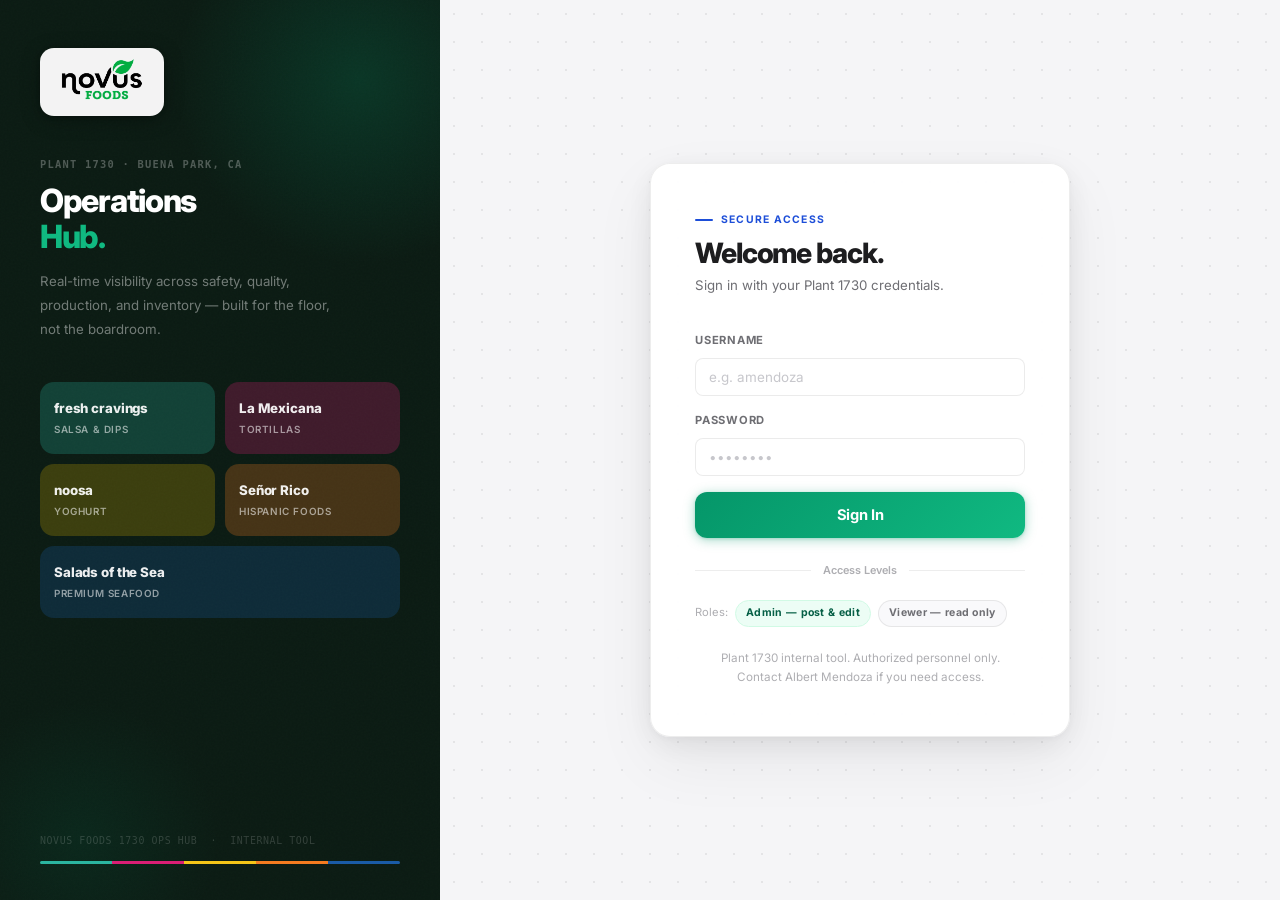
<file: index.html>
<!DOCTYPE html>
<html lang="en">
<head>
  <meta charset="UTF-8"/>
  <meta name="viewport" content="width=device-width, initial-scale=1, viewport-fit=cover"/>
  <title>Novus Foods Operations DDS</title>
  <link rel="preconnect" href="https://fonts.googleapis.com">
  <link rel="preconnect" href="https://fonts.gstatic.com" crossorigin>
  <link href="https://fonts.googleapis.com/css2?family=Inter:ital,opsz,wght@0,14..32,300;0,14..32,400;0,14..32,500;0,14..32,600;0,14..32,700;0,14..32,800;1,14..32,400&display=swap" rel="stylesheet">
  <link rel="stylesheet" href="novus-styles.css">
  <link rel="stylesheet" href="novus-mobile.css">
  <style>
    /* ── Login-page-specific layout ── */
    html, body {
      height: 100%;
      background: #f5f5f7;
    }

    body {
      display: flex;
      min-height: 100vh;
      overflow: hidden;
    }

    /* ── Brand Panel ── */
    .brand-panel {
      width: 440px;
      flex-shrink: 0;
      background: #0a1a12;
      display: flex;
      flex-direction: column;
      justify-content: space-between;
      padding: 48px 40px 36px;
      position: relative;
      overflow: hidden;
    }

    /* Layered radial glows for depth */
    .brand-panel::before {
      content: '';
      position: absolute;
      top: -120px; right: -120px;
      width: 400px; height: 400px;
      background: radial-gradient(circle, rgba(5,150,105,.22) 0%, transparent 65%);
      pointer-events: none;
    }
    .brand-panel::after {
      content: '';
      position: absolute;
      bottom: -80px; left: -60px;
      width: 280px; height: 280px;
      background: radial-gradient(circle, rgba(5,150,105,.10) 0%, transparent 70%);
      pointer-events: none;
    }

    /* Noise texture overlay for premium feel */
    .brand-noise {
      position: absolute;
      inset: 0;
      background-image: url("data:image/svg+xml,%3Csvg viewBox='0 0 256 256' xmlns='http://www.w3.org/2000/svg'%3E%3Cfilter id='noise'%3E%3CfeTurbulence type='fractalNoise' baseFrequency='0.9' numOctaves='4' stitchTiles='stitch'/%3E%3C/filter%3E%3Crect width='100%25' height='100%25' filter='url(%23noise)' opacity='0.04'/%3E%3C/svg%3E");
      pointer-events: none;
      opacity: 0.6;
    }

    .brand-top { position: relative; z-index: 1; }
    .brand-bottom { position: relative; z-index: 1; }

    /* Logo lockup */
    .brand-logo-wrap {
      display: inline-flex;
      align-items: center;
      background: rgba(255,255,255,.95);
      border-radius: 14px;
      padding: 10px 18px;
      box-shadow: 0 4px 20px rgba(0,0,0,.28), 0 1px 4px rgba(0,0,0,.18);
      margin-bottom: 40px;
    }
    .brand-logo-wrap img { height: 48px; width: auto; display: block; }

    .brand-location {
      font-size: .65rem;
      font-weight: 600;
      text-transform: uppercase;
      letter-spacing: .12em;
      color: rgba(255,255,255,.28);
      margin-bottom: 10px;
      font-family: var(--mono);
    }
    .brand-headline {
      font-size: 2rem;
      font-weight: 800;
      color: white;
      line-height: 1.15;
      letter-spacing: -.04em;
      margin-bottom: 14px;
    }
    .brand-headline span { color: #10b981; }
    .brand-desc {
      font-size: .83rem;
      color: rgba(255,255,255,.42);
      line-height: 1.8;
      margin-bottom: 40px;
      max-width: 300px;
    }

    /* Portfolio brand tiles */
    .brand-tiles {
      display: grid;
      grid-template-columns: 1fr 1fr;
      gap: 10px;
    }
    .brand-tile {
      border-radius: 14px;
      padding: 16px 14px;
      display: flex;
      flex-direction: column;
      gap: 3px;
      transition: transform 300ms cubic-bezier(0.25,1,0.5,1), opacity 300ms;
      cursor: default;
    }
    .brand-tile:hover { transform: translateY(-3px); }
    .brand-tile:nth-child(1) { animation: fadeUp .4s .05s cubic-bezier(0.25,1,0.5,1) both; }
    .brand-tile:nth-child(2) { animation: fadeUp .4s .10s cubic-bezier(0.25,1,0.5,1) both; }
    .brand-tile:nth-child(3) { animation: fadeUp .4s .15s cubic-bezier(0.25,1,0.5,1) both; }
    .brand-tile:nth-child(4) { animation: fadeUp .4s .20s cubic-bezier(0.25,1,0.5,1) both; }
    .brand-tile:nth-child(5) { animation: fadeUp .4s .25s cubic-bezier(0.25,1,0.5,1) both; grid-column: span 2; }

    .tile-name {
      font-size: .83rem;
      font-weight: 800;
      color: rgba(255,255,255,.92);
      letter-spacing: -.01em;
    }
    .tile-cat {
      font-size: .62rem;
      font-weight: 600;
      color: rgba(255,255,255,.55);
      text-transform: uppercase;
      letter-spacing: .06em;
    }

    /* Bottom bar */
    .brand-bottom-text {
      font-size: .62rem;
      color: rgba(255,255,255,.16);
      font-family: var(--mono);
      letter-spacing: .06em;
      margin-bottom: 12px;
    }
    .brand-rainbow-bar {
      display: flex;
      height: 3px;
      border-radius: 3px;
      overflow: hidden;
    }
    .brand-rainbow-bar div { flex: 1; }

    /* ── Login Panel ── */
    .login-panel {
      flex: 1;
      display: flex;
      align-items: center;
      justify-content: center;
      padding: 48px 40px;
      background: #f5f5f7;
      position: relative;
    }

    /* Subtle dot grid background */
    .login-panel::before {
      content: '';
      position: absolute;
      inset: 0;
      background-image: radial-gradient(rgba(0,0,0,.07) 1px, transparent 1px);
      background-size: 28px 28px;
      pointer-events: none;
    }

    .login-card {
      background: rgba(255,255,255,.92);
      backdrop-filter: blur(20px) saturate(180%);
      -webkit-backdrop-filter: blur(20px) saturate(180%);
      border: 1px solid rgba(0,0,0,.07);
      border-radius: 20px;
      padding: 48px 44px;
      width: 100%;
      max-width: 420px;
      position: relative;
      z-index: 1;
      box-shadow:
        0 2px 8px rgba(0,0,0,.04),
        0 8px 32px rgba(0,0,0,.07),
        0 24px 64px rgba(0,0,0,.06),
        0 0 0 1px rgba(255,255,255,.8) inset;
      animation: cardIn .5s cubic-bezier(0.25,1,0.5,1) both;
    }

    .login-eyebrow {
      font-size: .65rem;
      font-weight: 700;
      text-transform: uppercase;
      letter-spacing: .12em;
      color: var(--green);
      margin-bottom: 10px;
      display: flex;
      align-items: center;
      gap: 8px;
    }
    .login-eyebrow::before {
      content: '';
      display: inline-block;
      width: 18px; height: 2px;
      background: var(--green);
      border-radius: 1px;
    }

    .login-greeting {
      font-size: 1.75rem;
      font-weight: 800;
      color: #1d1d1f;
      letter-spacing: -.04em;
      line-height: 1.1;
      margin-bottom: 6px;
    }
    .login-sub {
      font-size: .83rem;
      color: #6e6e73;
      margin-bottom: 36px;
      line-height: 1.6;
    }

    .error-msg {
      display: none;
      background: rgba(220,38,38,.05);
      border: 1px solid rgba(220,38,38,.14);
      color: var(--red);
      border-radius: 10px;
      padding: 11px 15px;
      font-size: .82rem;
      font-weight: 600;
      margin-bottom: 18px;
      animation: fadeUp .22s cubic-bezier(0.25,1,0.5,1) both;
    }
    .error-msg.visible { display: flex; align-items: center; gap: 8px; }
    .error-msg svg { flex-shrink: 0; }

    .form-input-wrap { margin-bottom: 16px; }
    .form-input-wrap label {
      display: block;
      font-size: .7rem;
      font-weight: 700;
      text-transform: uppercase;
      letter-spacing: .07em;
      color: #6e6e73;
      margin-bottom: 8px;
    }
    .form-input {
      width: 100%;
      padding: 12px 16px;
      border: 1.5px solid rgba(0,0,0,.1);
      border-radius: 12px;
      font-family: var(--font);
      font-size: .9rem;
      color: #1d1d1f;
      background: rgba(255,255,255,.95);
      outline: none;
      transition:
        border-color 200ms cubic-bezier(0.25,1,0.5,1),
        box-shadow   200ms cubic-bezier(0.25,1,0.5,1),
        transform    200ms cubic-bezier(0.25,1,0.5,1);
    }
    .form-input:focus {
      border-color: var(--green);
      box-shadow: 0 0 0 4px rgba(5,150,105,.12);
      transform: translateY(-1px);
    }
    .form-input.err { border-color: var(--red-l); }
    .form-input.err:focus { box-shadow: 0 0 0 4px rgba(239,68,68,.12); }
    .form-input::placeholder { color: #c7c7cc; }

    .btn-login {
      width: 100%;
      padding: 14px;
      background: linear-gradient(135deg, #059669 0%, #10b981 100%);
      color: white;
      border: none;
      border-radius: 12px;
      font-family: var(--font);
      font-size: .92rem;
      font-weight: 700;
      letter-spacing: -.01em;
      cursor: pointer;
      margin-top: 10px;
      box-shadow: 0 2px 12px rgba(5,150,105,.35), 0 1px 3px rgba(5,150,105,.2);
      transition:
        filter       200ms cubic-bezier(0.25,1,0.5,1),
        transform    200ms cubic-bezier(0.25,1,0.5,1),
        box-shadow   200ms cubic-bezier(0.25,1,0.5,1);
      display: flex;
      align-items: center;
      justify-content: center;
      gap: 9px;
      position: relative;
      overflow: hidden;
    }
    .btn-login:hover:not(:disabled) {
      filter: brightness(1.08);
      transform: translateY(-2px);
      box-shadow: 0 6px 24px rgba(5,150,105,.4), 0 2px 6px rgba(5,150,105,.2);
    }
    .btn-login:active { transform: scale(0.97) translateY(0); filter: brightness(0.97); }
    .btn-login:disabled { opacity: .65; cursor: not-allowed; }
    .btn-login.loading .btn-spin { display: block; }
    .btn-spin {
      display: none;
      width: 15px; height: 15px;
      border: 2px solid rgba(255,255,255,.3);
      border-top-color: white;
      border-radius: 50%;
      animation: spin .6s linear infinite;
      flex-shrink: 0;
    }

    .divider-row {
      display: flex;
      align-items: center;
      gap: 12px;
      margin: 24px 0 20px;
    }
    .divider-line { flex: 1; height: 1px; background: rgba(0,0,0,.07); }
    .divider-label { font-size: .68rem; color: #aeaeb2; font-weight: 600; white-space: nowrap; }

    .role-hint {
      display: flex;
      gap: 7px;
      flex-wrap: wrap;
      align-items: center;
    }
    .role-hint-label { font-size: .7rem; color: #aeaeb2; }
    .role-badge {
      font-size: .66rem;
      font-weight: 700;
      padding: 4px 10px;
      border-radius: 20px;
      letter-spacing: .03em;
    }
    .role-admin  { background: #ecfdf5; color: #065f46; border: 1px solid #d1fae5; }
    .role-viewer { background: #f9f9fb; color: #6e6e73; border: 1px solid rgba(0,0,0,.08); }

    .login-footer {
      font-size: .73rem;
      color: #aeaeb2;
      text-align: center;
      margin-top: 22px;
      line-height: 1.7;
    }

    /* ── Responsive ── */
    @media (max-width: 820px) {
      body { flex-direction: column; }
      .brand-panel { width: 100%; padding: 28px 24px 22px; }
      .brand-headline { font-size: 1.5rem; }
      .brand-desc { display: none; }
      .brand-tiles { grid-template-columns: repeat(5, 1fr); }
      .brand-tile:nth-child(5) { grid-column: auto; }
      .login-panel { padding: 28px 20px 40px; }
      .login-card { padding: 32px 28px; }
    }
    @media (max-width: 500px) {
      .brand-tiles { grid-template-columns: repeat(3, 1fr); }
      .brand-tile:nth-child(5) { grid-column: span 1; }
    }
  </style>
  <script src="novus-mobile.js" defer></script>
</head>
<body>

  <!-- ── Brand Panel ── -->
  <div class="brand-panel">
    <div class="brand-noise"></div>
    <div class="brand-top">
      <div class="brand-logo-wrap">
        <img src="novus-logo.png" alt="Novus Foods">
      </div>
      <div class="brand-location">Plant 1730 · Buena Park, CA</div>
      <h1 class="brand-headline">Operations<br><span>Hub.</span></h1>
      <p class="brand-desc">Real-time visibility across safety, quality, production, and inventory — built for the floor, not the boardroom.</p>

      <div class="brand-tiles">
        <div class="brand-tile" style="background:rgba(43,181,160,.25);">
          <span class="tile-name">fresh cravings</span>
          <span class="tile-cat">Salsa &amp; Dips</span>
        </div>
        <div class="brand-tile" style="background:rgba(218,30,117,.25);">
          <span class="tile-name">La Mexicana</span>
          <span class="tile-cat">Tortillas</span>
        </div>
        <div class="brand-tile" style="background:rgba(201,168,0,.25);">
          <span class="tile-name">noosa</span>
          <span class="tile-cat">Yoghurt</span>
        </div>
        <div class="brand-tile" style="background:rgba(244,123,32,.25);">
          <span class="tile-name">Señor Rico</span>
          <span class="tile-cat">Hispanic Foods</span>
        </div>
        <div class="brand-tile" style="background:rgba(26,91,166,.25);">
          <span class="tile-name">Salads of the Sea</span>
          <span class="tile-cat">Premium Seafood</span>
        </div>
      </div>
    </div>

    <div class="brand-bottom">
      <div class="brand-bottom-text">NOVUS FOODS 1730 OPS HUB &nbsp;·&nbsp; INTERNAL TOOL</div>
      <div class="brand-rainbow-bar">
        <div style="background:#2BB5A0"></div>
        <div style="background:#DA1E75"></div>
        <div style="background:#F5C518"></div>
        <div style="background:#F47B20"></div>
        <div style="background:#1A5BA6"></div>
      </div>
    </div>
  </div>

  <!-- ── Login Panel ── -->
  <div class="login-panel">
    <div class="login-card">
      <div class="login-eyebrow">Secure Access</div>
      <div class="login-greeting">Welcome back.</div>
      <div class="login-sub">Sign in with your Plant 1730 credentials.</div>

      <div class="error-msg" id="error-msg">
        <svg width="14" height="14" viewBox="0 0 24 24" fill="none" stroke="currentColor" stroke-width="2.5"><circle cx="12" cy="12" r="10"/><line x1="12" y1="8" x2="12" y2="12"/><line x1="12" y1="16" x2="12.01" y2="16"/></svg>
        <span id="error-text">Invalid credentials.</span>
      </div>

      <div class="form-input-wrap">
        <label for="username">Username</label>
        <input class="form-input" id="username" type="text"
          autocomplete="username" spellcheck="false"
          autocapitalize="none" placeholder="e.g. amendoza"/>
      </div>
      <div class="form-input-wrap">
        <label for="password">Password</label>
        <input class="form-input" id="password" type="password"
          autocomplete="current-password" placeholder="••••••••"/>
      </div>

      <button class="btn-login" id="btn-login" onclick="handleLogin()">
        <div class="btn-spin"></div>
        <span class="btn-text">Sign In</span>
      </button>

      <div class="divider-row">
        <div class="divider-line"></div>
        <div class="divider-label">Access Levels</div>
        <div class="divider-line"></div>
      </div>

      <div class="role-hint">
        <span class="role-hint-label">Roles:</span>
        <span class="role-badge role-admin">Admin — post &amp; edit</span>
        <span class="role-badge role-viewer">Viewer — read only</span>
      </div>

      <div class="login-footer">
        Plant 1730 internal tool. Authorized personnel only.<br>
        Contact Albert Mendoza if you need access.
      </div>
    </div>
  </div>

<script src="novus-interactions.js" defer></script>
<script>
  /* Redirect if already logged in */
  (function () {
    try {
      const u = JSON.parse(sessionStorage.getItem('novus1730_user'));
      if (u && u.plant === '1730') window.location.replace('hub.html');
    } catch (_) {}
  })();

  const ALLOWED_USERS = {
    'amendoza':  { password: '1730data', plant: '1730', role: 'admin' },
    'mcaballero':{ password: 'novus26',  plant: '1730', role: 'admin' },
    'mestala':{ password: 'user123',  plant: '1730', role: 'admin' },
    'landrade':{ password: 'user123',  plant: '1730', role: 'admin' },
    'vmarino':   { password: 'user123',  plant: '1730', role: 'admin' },
    'csimonian': { password: 'user123',  plant: '1730', role: 'admin' },
    'hdiaz':     { password: 'user123',  plant: '1730', role: 'sdmin' },
    'cmunoz':    { password: 'user123',  plant: '1730', role: 'admin' },
    'dorellana':  { password: 'batch123',  plant: '1730', role: 'admin' },
    'yrivera':  { password: 'user123',  plant: '1730', role: 'admin' },
    'dburgos':  { password: 'prod123',  plant: '1730', role: 'admin' },
    'hwang':     { password: 'user123',  plant: '1730', role: 'viewer' },
    'dbarrios': { password: 'Novus1234567!', plant: '1730', role: 'admin' },
    'jgarcia': { password: 'Maint1730!', plant: '1730', role: 'admin' }
  };

  const usernameEl = document.getElementById('username');
  const passwordEl = document.getElementById('password');
  const btnEl      = document.getElementById('btn-login');
  const errorEl    = document.getElementById('error-msg');
  const errorText  = document.getElementById('error-text');

  document.addEventListener('keydown', e => { if (e.key === 'Enter') handleLogin(); });
  [usernameEl, passwordEl].forEach(el => el.addEventListener('input', () => {
    errorEl.classList.remove('visible');
    el.classList.remove('err');
  }));

  function showError(msg) {
    errorText.textContent = msg;
    errorEl.classList.add('visible');
    // Shake animation
    errorEl.style.animation = 'none';
    requestAnimationFrame(() => {
      errorEl.style.animation = '';
      errorEl.style.animation = 'novus-shake 350ms cubic-bezier(0.25,1,0.5,1)';
    });
    passwordEl.value = '';
    passwordEl.focus();
    [usernameEl, passwordEl].forEach(el => el.classList.add('err'));
  }

  function handleLogin() {
    const username = usernameEl.value.trim().toLowerCase();
    const password = passwordEl.value.trim();
    errorEl.classList.remove('visible');
    if (!username || !password) { showError('Please enter both username and password.'); return; }
    const user = ALLOWED_USERS[username];
    if (!user || user.password !== password || user.plant !== '1730') {
      showError('Invalid Plant 1730 credentials.');
      return;
    }
    btnEl.disabled = true;
    btnEl.classList.add('loading');
    btnEl.querySelector('.btn-text').textContent = 'Signing in…';
    try {
      sessionStorage.setItem('novus1730_user', JSON.stringify({
        username, plant: user.plant, role: user.role,
        loginTime: new Date().toISOString()
      }));
    } catch (_) {}
    setTimeout(() => { window.location.href = 'hub.html'; }, 400);
  }
</script>

<style>
  @keyframes novus-shake {
    0%,100% { transform: translateX(0); }
    20%     { transform: translateX(-6px); }
    40%     { transform: translateX(5px); }
    60%     { transform: translateX(-4px); }
    80%     { transform: translateX(3px); }
  }
</style>
<script src="novus-interactions.js" defer></script>
</body>
</html>
</file>
<file: novus-styles.css>
/* ═══════════════════════════════════════════════════════════════════════════
   novus-styles.css  —  Novus Foods 1730 Ops Hub  —  Design System v4
   "Liquid Glass" — SF-inspired material system.
   Fluid spring motion · soft ambient depth · refined apple-grade typography.
   All pages: <link rel="stylesheet" href="novus-styles.css">
═══════════════════════════════════════════════════════════════════════════ */

/* ── Design Tokens ───────────────────────────────────────────────────────── */
:root {

  /* ── Surfaces — off-white canvas, pure white cards ── */
  --bg:        #f5f5f7;   /* Apple's signature light canvas */
  --surface:   #ffffff;   /* cards, nav, modals — pure white */
  --surface-2: #f9f9fb;   /* input fills, table row alternates */
  --surface-3: #f2f2f7;   /* hover tints, section dividers */

  /* ── Borders — barely-there, just enough to delineate ── */
  --border:    rgba(0,0,0,.08);
  --border-2:  rgba(0,0,0,.14);

  /* ── Text — Apple's signature almost-black scale ── */
  --text-1:  #1d1d1f;   /* Apple black — headings */
  --text-2:  #3d3d3f;   /* body copy */
  --text-3:  #6e6e73;   /* secondary labels */
  --text-4:  #aeaeb2;   /* muted — placeholders, timestamps */

  /* Backward-compat aliases (all existing component CSS still works) */
  --ink:  var(--text-1);
  --ink2: var(--text-2);
  --ink3: var(--text-3);
  --ink4: var(--text-4);
  --border2: var(--border-2);
  --surface2: var(--surface-2);
  --surface3: var(--surface-3);

  /* ── Brand green — signal color, confident not loud ── */
  --green:      #1d4ed8;
  --green-l:    #3b82f6;
  --green-d:    #1e3a8a;
  --green-ll:   #bfdbfe;
  --green-xll:  #eff6ff;
  --green-glow: rgba(29,78,216,.14);

  /* ── Signal colors ── */
  --blue:      #3b82f6;
  --blue-l:    #60a5fa;
  --blue-ll:   #dbeafe;
  --blue-glow: rgba(59,130,246,.12);

  --amber:     #d97706;
  --amber-l:   #f59e0b;
  --amber-ll:  #fef3c7;

  --red:       #dc2626;
  --red-l:     #ef4444;
  --red-ll:    #fee2e2;

  --violet:    #7c3aed;
  --violet-l:  #8b5cf6;
  --violet-ll: #ede9fe;

  --teal:      #0d9488;
  --teal-l:    #14b8a6;
  --teal-ll:   #ccfbf1;

  /* ── Status aliases ── */
  --status-green: var(--green);
  --status-amber: var(--amber-l);
  --status-red:   var(--red);

  /* ── Portfolio brand colors ── */
  --brand-fc:  #1d4ed8;
  --brand-lm:  #DA1E75;
  --brand-ns:  #F5C518;
  --brand-sr:  #F47B20;
  --brand-ss:  #1A5BA6;
  --brand-rainbow: linear-gradient(to right, var(--brand-fc), var(--brand-lm), var(--brand-ns), var(--brand-sr), var(--brand-ss));

  /* ── Department accent colors ── */
  --dept-safety:     #f97316;
  --dept-quality:    #3b82f6;
  --dept-sanitation: #14b8a6;
  --dept-production: #6366f1;
  --dept-costs:      #7c3aed;
  --dept-hr:         #ec4899;
  --dept-sap:        #0ea5e9;
  --dept-warehouse:  #f59e0b;
  --dept-inventory:  #1d4ed8;

  /* ── Shadows — ambient + direct, multi-layer, soft ── */
  --shadow-xs:  0 1px 2px rgba(0,0,0,.04);
  --shadow-sm:  0 2px 8px rgba(0,0,0,.05), 0 1px 2px rgba(0,0,0,.03);
  --shadow:     0 4px 16px rgba(0,0,0,.06), 0 2px 4px rgba(0,0,0,.04), 0 0 0 1px rgba(0,0,0,.03);
  --shadow-md:  0 8px 32px rgba(0,0,0,.08), 0 3px 8px rgba(0,0,0,.05), 0 0 0 1px rgba(0,0,0,.03);
  --shadow-lg:  0 20px 60px rgba(0,0,0,.10), 0 8px 20px rgba(0,0,0,.06), 0 0 0 1px rgba(0,0,0,.04);
  --shadow-lift:0 12px 40px rgba(0,0,0,.10), 0 4px 12px rgba(0,0,0,.06), 0 0 0 1px rgba(0,0,0,.04);

  /* ── Layout ── */
  --nav-h:     56px;
  --psb-h:     36px;
  --radius:    12px;
  --radius-sm: 8px;
  --radius-xs: 6px;

  /* ── Typography — SF Pro system stack (falls back gracefully) ── */
  --font: -apple-system, BlinkMacSystemFont, 'SF Pro Display', 'SF Pro Text',
          'Inter', 'Segoe UI', system-ui, sans-serif;
  --mono: 'SF Mono', 'JetBrains Mono', 'Cascadia Code', 'Fira Mono', monospace;

  /* Type scale */
  --text-xs:   10px;
  --text-sm:   12px;
  --text-base: 14px;
  --text-md:   15px;
  --text-lg:   18px;
  --text-xl:   22px;
  --text-2xl:  28px;

  /* ── Motion — spring-based, never instant ── */
  --ease:        cubic-bezier(.4,0,.2,1);
  --ease-out:    cubic-bezier(0,0,.2,1);
  --spring:      cubic-bezier(0.25, 1, 0.5, 1);    /* Apple's signature decel */
  --spring-snap: cubic-bezier(0.34, 1.56, .64, 1); /* bouncy for small UI */
  --dur-fast:    150ms;
  --dur-base:    250ms;
  --dur-slow:    380ms;
}

/* ── Reset ───────────────────────────────────────────────────────────────── */
*, *::before, *::after { margin:0; padding:0; box-sizing:border-box; }

/* ── Body ────────────────────────────────────────────────────────────────── */
body {
  font-family: var(--font);
  font-size: var(--text-base);
  font-weight: 400;
  line-height: 1.6;
  color: var(--text-2);
  background: var(--bg);
  overflow-x: hidden;
  -webkit-font-smoothing: antialiased;
  -moz-osx-font-smoothing: grayscale;
  text-rendering: optimizeLegibility;
  font-feature-settings: 'kern', 'liga', 'calt';
}

/* ── Selection ───────────────────────────────────────────────────────────── */
::selection { background: rgba(29,78,216,.15); color: var(--green-d); }

/* ── Typography utilities ────────────────────────────────────────────────── */
.t-page-title {
  font-size: var(--text-xl);
  font-weight: 700;
  color: var(--text-1);
  letter-spacing: -0.03em;
  line-height: 1.15;
}
.t-section-label {
  font-size: var(--text-xs);
  font-weight: 700;
  color: var(--text-4);
  text-transform: uppercase;
  letter-spacing: 0.1em;
  line-height: 1;
}
.t-panel-title {
  font-size: var(--text-xs);
  font-weight: 700;
  text-transform: uppercase;
  letter-spacing: 0.07em;
}
.t-metric {
  font-size: var(--text-2xl);
  font-weight: 800;
  letter-spacing: -0.04em;
  line-height: 1;
  font-variant-numeric: tabular-nums;
}
.t-mono {
  font-family: var(--mono);
  font-size: var(--text-sm);
  font-weight: 500;
}
.t-muted {
  font-size: var(--text-sm);
  color: var(--text-4);
  font-weight: 400;
}

/* ── Scrollbars — refined ────────────────────────────────────────────────── */
::-webkit-scrollbar { width: 5px; height: 5px; }
::-webkit-scrollbar-track { background: transparent; }
::-webkit-scrollbar-thumb { background: rgba(0,0,0,.12); border-radius: 99px; }
::-webkit-scrollbar-thumb:hover { background: rgba(0,0,0,.2); }
* { scrollbar-width: thin; scrollbar-color: rgba(0,0,0,.12) transparent; }

/* ── Focus ring ──────────────────────────────────────────────────────────── */
:focus-visible {
  outline: 2.5px solid rgba(29,78,216,.6);
  outline-offset: 2px;
  border-radius: var(--radius-xs);
}
:focus:not(:focus-visible) { outline: none; }

/* ══════════════════════════════════════════════════════════════════════════
   COMMAND CENTER HEADER — Glassmorphism material
══════════════════════════════════════════════════════════════════════════ */
.cmd-header {
  height: var(--nav-h);
  background: rgba(255,255,255,0.82);
  backdrop-filter: blur(20px) saturate(180%);
  -webkit-backdrop-filter: blur(20px) saturate(180%);
  border-bottom: 1px solid rgba(0,0,0,.08);
  box-shadow: 0 1px 0 rgba(0,0,0,.04), 0 4px 20px rgba(0,0,0,.03);
  display: flex;
  align-items: center;
  justify-content: space-between;
  padding: 0 22px;
  position: sticky;
  top: 0;
  z-index: 300;
  gap: 12px;
  transition: background var(--dur-base) var(--ease), box-shadow var(--dur-base) var(--ease);
}

/* Brand rainbow strip */
.cmd-header::after {
  content: '';
  position: absolute;
  bottom: 0; left: 0; right: 0;
  height: 2px;
  background: var(--brand-rainbow);
  pointer-events: none;
  opacity: 0.85;
}

.cmd-left  { display:flex; align-items:center; gap:14px; flex-shrink:0; min-width:0; }
.cmd-right { display:flex; align-items:center; gap:6px;  flex-shrink:0; }

.cmd-logo { height:26px; width:auto; flex-shrink:0; }

.cmd-divider {
  width: 1px; height: 22px;
  background: rgba(0,0,0,.1);
  flex-shrink: 0;
}

/* ── Command nav tabs ── */
.cmd-nav { display:flex; align-items:center; gap:2px; overflow-x:auto; scrollbar-width:none; }
.cmd-nav::-webkit-scrollbar { display:none; }

.cmd-tab {
  padding: 6px 13px;
  border-radius: var(--radius-sm);
  font-size: .8rem;
  font-weight: 500;
  color: var(--text-3);
  text-decoration: none;
  white-space: nowrap;
  transition: background var(--dur-fast) var(--spring),
              color var(--dur-fast) var(--spring),
              transform var(--dur-fast) var(--spring);
  border: 1px solid transparent;
}
.cmd-tab:hover {
  background: rgba(0,0,0,.05);
  color: var(--text-1);
}
.cmd-tab:active { transform: scale(0.96); }
.cmd-tab.active {
  background: var(--green-xll);
  color: var(--green-d);
  font-weight: 600;
  border-color: rgba(29,78,216,.18);
}

/* ── Freshness badge ── */
.freshness-badge {
  display: flex;
  align-items: center;
  gap: 5px;
  padding: 4px 11px;
  border-radius: 20px;
  border: 1px solid var(--border);
  background: var(--surface-2);
  font-size: .72rem;
  font-weight: 500;
  color: var(--text-3);
  font-family: var(--mono);
  white-space: nowrap;
  transition: background .3s, border-color .3s, color .3s;
  cursor: default;
}
.freshness-dot {
  width: 6px; height: 6px;
  border-radius: 50%;
  background: var(--text-4);
  flex-shrink: 0;
  transition: background .3s;
}
.freshness-badge.fresh  { border-color: rgba(22,163,74,.25); background:#f0fdf4; color:#1d4ed8; }
.freshness-badge.fresh  .freshness-dot { background:#16a34a; }
.freshness-badge.stale  { border-color: rgba(217,119,6,.25); background:#fffbeb; color:#92400e; }
.freshness-badge.stale  .freshness-dot { background:#d97706; animation:pulse-dot 2s ease-in-out infinite; }
.freshness-badge.old    { border-color: rgba(220,38,38,.25); background:#fef2f2; color:#991b1b; }
.freshness-badge.old    .freshness-dot { background:#dc2626; animation:pulse-dot 1.2s ease-in-out infinite; }

/* ── Command buttons ── */
.btn-cmd {
  display: inline-flex;
  align-items: center;
  gap: 5px;
  padding: 7px 13px;
  border-radius: var(--radius-sm);
  font-size: .78rem;
  font-weight: 600;
  font-family: var(--font);
  cursor: pointer;
  border: 1px solid transparent;
  transition: all var(--dur-fast) var(--spring);
  white-space: nowrap;
  -webkit-user-select: none; user-select: none;
}
.btn-cmd-primary {
  background: #0071e3;
  color: white;
  border-color: #0071e3;
  box-shadow: 0 1px 4px rgba(0,113,227,.25);
}
.btn-cmd-primary:hover   { filter: brightness(1.1); box-shadow: 0 2px 8px rgba(0,113,227,.35); }
.btn-cmd-primary:active  { transform: scale(0.97); filter: brightness(0.96); }
.btn-cmd-primary:disabled{ opacity:.5; cursor:not-allowed; }
.btn-cmd-ghost {
  background: transparent;
  color: var(--text-3);
  border-color: var(--border);
}
.btn-cmd-ghost:hover { background: var(--surface-3); color: var(--text-1); border-color: var(--border-2); }
.btn-cmd-ghost:active { transform: scale(0.97); }

.btn-cmd-icon {
  width: 32px; height: 32px;
  display: flex; align-items: center; justify-content: center;
  background: transparent;
  border: 1px solid var(--border);
  border-radius: var(--radius-sm);
  color: var(--text-3);
  cursor: pointer;
  font-size: .95rem;
  transition: all var(--dur-fast) var(--spring);
  flex-shrink: 0;
}
.btn-cmd-icon:hover  { background: var(--surface-3); color: var(--text-1); border-color: var(--border-2); }
.btn-cmd-icon:active { transform: scale(0.93); }
.btn-cmd-icon.active { background: var(--surface-3); color: var(--text-1); border-color: var(--border-2); }

/* ── Settings / More dropdown — glass material ── */
.cmd-settings-wrap { position: relative; }
.cmd-more-wrap     { position: relative; }

.settings-dropdown,
.more-dropdown {
  position: absolute;
  top: calc(100% + 8px);
  right: 0;
  width: 230px;
  background: rgba(255,255,255,0.90);
  backdrop-filter: blur(24px) saturate(180%);
  -webkit-backdrop-filter: blur(24px) saturate(180%);
  border: 1px solid rgba(0,0,0,.09);
  border-radius: var(--radius);
  box-shadow: 0 8px 40px rgba(0,0,0,.14), 0 2px 8px rgba(0,0,0,.06), 0 0 0 1px rgba(255,255,255,.6) inset;
  padding: 5px;
  z-index: 400;
  animation: fadeDown var(--dur-fast) var(--spring) both;
}
.settings-dropdown.hidden,
.more-dropdown.hidden { display: none; }

@keyframes fadeDown {
  from { opacity:0; transform:translateY(-8px) scale(0.97); }
  to   { opacity:1; transform:none; }
}

.sd-group-label {
  font-size: .62rem;
  font-weight: 700;
  text-transform: uppercase;
  letter-spacing: .1em;
  color: var(--text-4);
  padding: 8px 10px 4px;
  user-select: none;
}
.sd-item {
  display: flex;
  align-items: center;
  gap: 9px;
  width: 100%;
  padding: 8px 10px;
  border-radius: var(--radius-sm);
  font-size: .83rem;
  font-weight: 500;
  color: var(--text-2);
  background: none;
  border: none;
  cursor: pointer;
  text-decoration: none;
  font-family: var(--font);
  transition: background var(--dur-fast) var(--spring), color var(--dur-fast) var(--spring),
              transform var(--dur-fast) var(--spring);
  text-align: left;
}
.sd-item:hover   { background: rgba(0,0,0,.05); }
.sd-item:active  { transform: scale(0.98); background: rgba(0,0,0,.08); }
.sd-item svg     { opacity:.45; flex-shrink:0; }
.sd-item-danger  { color: var(--red); }
.sd-item-danger:hover { background: #fff2f2; }
.sd-divider { height: 1px; background: rgba(0,0,0,.06); margin: 4px 0; }

/* ══════════════════════════════════════════════════════════════════════════
   PLANT STATUS BAR
══════════════════════════════════════════════════════════════════════════ */
.plant-status-bar {
  height: var(--psb-h);
  display: flex;
  align-items: center;
  padding: 0 22px;
  border-bottom: 1px solid var(--border);
  background: var(--surface-2);
  transition: background .5s ease, border-color .5s ease;
  position: sticky;
  top: var(--nav-h);
  z-index: 299;
}
.plant-status-bar[data-status="green"] { background:#f0fdf4; border-bottom-color:rgba(22,163,74,.2); }
.plant-status-bar[data-status="amber"] { background:#fffbeb; border-bottom-color:rgba(217,119,6,.2); }
.plant-status-bar[data-status="red"]   { background:#fef2f2; border-bottom-color:rgba(220,38,38,.2); }

.psb-inner {
  display: flex;
  align-items: center;
  justify-content: space-between;
  width: 100%;
  max-width: 1760px;
  margin: 0 auto;
  gap: 16px;
}
.psb-left  { display:flex; align-items:center; gap:10px; }
.psb-right { display:flex; align-items:center; gap:18px; }

.psb-dot {
  width: 7px; height: 7px;
  border-radius: 50%;
  flex-shrink: 0;
  background: var(--text-4);
  transition: background .5s;
}
[data-status="green"] .psb-dot { background:#16a34a; animation:psb-pulse-g 2.5s ease-in-out infinite; }
[data-status="amber"] .psb-dot { background:#d97706; animation:psb-pulse-a 2s   ease-in-out infinite; }
[data-status="red"]   .psb-dot { background:#dc2626; animation:psb-pulse-r 1.4s ease-in-out infinite; }

@keyframes psb-pulse-g { 0%,100%{box-shadow:0 0 0 0 rgba(22,163,74,.3)} 60%{box-shadow:0 0 0 5px rgba(22,163,74,0)} }
@keyframes psb-pulse-a { 0%,100%{box-shadow:0 0 0 0 rgba(217,119,6,.3)} 60%{box-shadow:0 0 0 5px rgba(217,119,6,0)} }
@keyframes psb-pulse-r { 0%,100%{box-shadow:0 0 0 0 rgba(220,38,38,.4)} 60%{box-shadow:0 0 0 5px rgba(220,38,38,0)} }

.psb-plant-label { font-size:.78rem; font-weight:700; color:var(--text-1); }
.psb-status-sep  { font-size:.78rem; color:var(--text-4); }
.psb-status-text { font-size:.78rem; font-weight:600; transition:color .5s; }
[data-status="green"]   .psb-status-text { color:#1d4ed8; }
[data-status="amber"]   .psb-status-text { color:#92400e; }
[data-status="red"]     .psb-status-text { color:#991b1b; }
[data-status="loading"] .psb-status-text { color:var(--text-4); }

.psb-metric { display:flex; align-items:center; gap:5px; }
.psb-metric-label { font-size:.65rem; font-weight:600; text-transform:uppercase; letter-spacing:.06em; color:var(--text-4); }
.psb-metric-val   { font-size:.78rem; font-weight:700; color:var(--text-1); font-family:var(--mono); }
.psb-metric-sep   { color: rgba(0,0,0,.15); }

/* ── Legacy top-nav ── */
.top-nav {
  height: var(--nav-h);
  background: rgba(255,255,255,0.82);
  backdrop-filter: blur(20px) saturate(180%);
  -webkit-backdrop-filter: blur(20px) saturate(180%);
  background-image: var(--brand-rainbow);
  background-size: 100% 2px;
  background-position: bottom;
  background-repeat: no-repeat;
  border-bottom: 1px solid var(--border);
  box-shadow: var(--shadow-xs);
  display: flex;
  align-items: center;
  padding: 0 22px;
  gap: 16px;
  position: sticky;
  top: 0;
  z-index: 300;
}
.top-nav-logo { height:26px; width:auto; }
.top-nav-title { font-size:.88rem; font-weight:700; color:var(--text-1); }
.top-nav-right { margin-left:auto; display:flex; align-items:center; gap:8px; }

/* ══════════════════════════════════════════════════════════════════════════
   PAGE LAYOUT
══════════════════════════════════════════════════════════════════════════ */
.page {
  max-width: 1600px;
  margin: 0 auto;
  padding: 32px 28px 80px;
}
@media (max-width: 768px) { .page { padding: 20px 16px 60px; } }

/* ══════════════════════════════════════════════════════════════════════════
   BUTTONS — Tactile, springy
══════════════════════════════════════════════════════════════════════════ */
.btn {
  display: inline-flex;
  align-items: center;
  justify-content: center;
  gap: 7px;
  padding: 9px 18px;
  border-radius: var(--radius-sm);
  font-size: .83rem;
  font-weight: 600;
  font-family: var(--font);
  cursor: pointer;
  border: 1px solid transparent;
  transition: all var(--dur-fast) var(--spring);
  white-space: nowrap;
  text-decoration: none;
  -webkit-user-select: none; user-select: none;
  position: relative;
  overflow: hidden;
  letter-spacing: -.01em;
}
.btn:active { transform: scale(0.97); }
.btn:disabled { opacity: .5; cursor: not-allowed; pointer-events: none; }

.btn-primary {
  background: linear-gradient(135deg, #1d4ed8, #3b82f6);
  color: white;
  border-color: transparent;
  box-shadow: 0 1px 4px rgba(29,78,216,.3), 0 0 0 1px rgba(29,78,216,.1) inset;
}
.btn-primary:hover {
  filter: brightness(1.08);
  box-shadow: 0 4px 16px rgba(5,150,105,.35), 0 0 0 1px rgba(29,78,216,.12) inset;
  transform: translateY(-1px);
}
.btn-primary:active { transform: scale(0.97) translateY(0); filter: brightness(0.97); }

.btn-secondary {
  background: var(--surface);
  color: var(--text-2);
  border-color: var(--border);
  box-shadow: var(--shadow-sm);
}
.btn-secondary:hover { background: var(--surface-3); border-color: var(--border-2); }

.btn-ghost {
  background: transparent;
  color: var(--text-3);
  border-color: transparent;
}
.btn-ghost:hover { background: var(--surface-3); color: var(--text-1); }

.btn-teal {
  background: linear-gradient(135deg, var(--teal), var(--teal-l));
  color: white;
  border-color: transparent;
  box-shadow: 0 2px 8px rgba(13,148,136,.3);
}
.btn-teal:hover { filter: brightness(1.08); box-shadow: 0 4px 16px rgba(13,148,136,.35); }

.btn-danger {
  background: linear-gradient(135deg, var(--red), var(--red-l));
  color: white;
  border-color: transparent;
  box-shadow: 0 2px 8px rgba(220,38,38,.25);
}
.btn-danger:hover { filter: brightness(1.08); }

.btn-sm { padding: 6px 13px; font-size: .75rem; }
.btn-lg { padding: 12px 24px; font-size: .92rem; }

/* ── Spin helper ── */
.spin-mini {
  display: none;
  width: 13px; height: 13px;
  border: 2px solid rgba(255,255,255,.35);
  border-top-color: white;
  border-radius: 50%;
  animation: spin .6s linear infinite;
}
.btn.loading .spin-mini { display: block; }

/* ══════════════════════════════════════════════════════════════════════════
   PANEL CARDS / KPI PANELS
══════════════════════════════════════════════════════════════════════════ */
.panel-header {
  padding: 13px 18px 11px;
  border-bottom: 1px solid var(--border);
  display: flex;
  align-items: center;
  justify-content: space-between;
  gap: 8px;
}
.panel-title {
  font-size: .7rem;
  font-weight: 800;
  text-transform: uppercase;
  letter-spacing: .08em;
  color: var(--text-3);
}

/* Panel header color themes — softer gradients */
.ph-safety     { background: linear-gradient(135deg, rgba(255,237,213,.8), rgba(254,215,170,.5)); border-color:rgba(249,115,22,.15); }
.ph-safety     .panel-title { color:#c2410c; }
.ph-quality    { background: linear-gradient(135deg, rgba(239,246,255,.8), rgba(219,234,254,.5)); border-color:rgba(59,130,246,.15); }
.ph-quality    .panel-title { color:#1d4ed8; }
.ph-sanitation { background: linear-gradient(135deg, rgba(240,253,250,.8), rgba(204,251,241,.5)); border-color:rgba(20,184,166,.15); }
.ph-sanitation .panel-title { color:#0f766e; }
.ph-production { background: linear-gradient(135deg, rgba(238,242,255,.8), rgba(224,231,255,.5)); border-color:rgba(99,102,241,.15); }
.ph-production .panel-title { color:#4338ca; }
.ph-costs      { background: linear-gradient(135deg, rgba(245,243,255,.8), rgba(237,233,254,.5)); border-color:rgba(124,58,237,.15); }
.ph-costs      .panel-title { color:#6d28d9; }
.ph-hr         { background: linear-gradient(135deg, rgba(255,241,242,.8), rgba(255,228,230,.5)); border-color:rgba(244,63,94,.15); }
.ph-hr         .panel-title { color:#be123c; }
.ph-sap        { background: linear-gradient(135deg, rgba(239,246,255,.8), rgba(224,242,254,.5)); border-color:rgba(14,165,233,.15); }
.ph-sap        .panel-title { color:#075985; }
.ph-warehouse  { background: linear-gradient(135deg, rgba(255,251,235,.8), rgba(254,243,199,.5)); border-color:rgba(245,158,11,.15); }
.ph-warehouse  .panel-title { color:#92400e; }
.ph-inventory  { background: linear-gradient(135deg, rgba(236,253,245,.8), rgba(209,250,229,.5)); border-color:rgba(29,78,216,.15); }
.ph-inventory  .panel-title { color:var(--green-d); }

.panel-body { padding:14px 16px 16px; flex:1; overflow-y:auto; display:flex; flex-direction:column; gap:12px; }

/* ── Metrics ─────────────────────────────────────────────────────────────── */
.metric-row { display:flex; gap:8px; }

.metric-box {
  background: var(--surface);
  border: 1px solid var(--border);
  border-radius: var(--radius-sm);
  padding: 13px 11px;
  flex: 1;
  text-align: center;
  transition: border-color var(--dur-fast) var(--spring),
              box-shadow var(--dur-fast) var(--spring),
              transform var(--dur-fast) var(--spring);
  position: relative;
}
.metric-box:hover { border-color: var(--border-2); box-shadow: var(--shadow-sm); }

.metric-label {
  font-size: .62rem;
  font-weight: 700;
  text-transform: uppercase;
  letter-spacing: .07em;
  color: var(--text-4);
  margin-bottom: 6px;
}
.metric-value {
  font-size: 1.55rem;
  font-weight: 700;
  letter-spacing: -.03em;
  color: var(--text-1);
  line-height: 1.1;
  outline: none;
  display: inline-block;
  min-width: 20px;
  border-radius: var(--radius-xs);
  padding: 1px 3px;
  transition: background var(--dur-fast) var(--ease);
  position: relative;
}
.metric-value.admin-edit { cursor: text; transition: background var(--dur-fast), box-shadow var(--dur-fast); }
.metric-value.admin-edit::after {
  content: '✏';
  position: absolute;
  top: -6px; right: -6px;
  font-size: .55rem;
  opacity: 0;
  transition: opacity var(--dur-fast);
  pointer-events: none;
}
.metric-box:hover .metric-value.admin-edit::after { opacity: .45; }
.metric-value.admin-edit:focus { background: #eff6ff; box-shadow: 0 0 0 3px rgba(59,130,246,.2); }
.metric-value.admin-edit:hover:not(:focus) { background: var(--surface-2); }
.metric-value.viewer-lock { cursor: default; user-select: none; }
.metric-value.has-override::before {
  content: '';
  position: absolute;
  top: 2px; right: 2px;
  width: 6px; height: 6px;
  border-radius: 50%;
  background: var(--amber);
  box-shadow: 0 0 0 1.5px white;
}

/* ── Drivers / notes ─────────────────────────────────────────────────────── */
.section-label {
  font-size: .67rem;
  font-weight: 700;
  text-transform: uppercase;
  letter-spacing: .07em;
  color: var(--text-4);
  margin-bottom: 4px;
}
.drivers-box {
  background: var(--surface-2);
  border: 1px solid var(--border);
  border-radius: var(--radius-sm);
  padding: 11px 13px;
  font-size: .82rem;
  font-family: var(--mono);
  color: var(--text-2);
  white-space: pre-wrap;
  line-height: 1.6;
  min-height: 40px;
  outline: none;
  transition: border-color var(--dur-fast);
}
.drivers-box:focus { border-color: var(--green); box-shadow: 0 0 0 3px var(--green-glow); }
.drivers-box.alert { background:rgba(239,68,68,.03); border-color:rgba(239,68,68,.2); color:var(--red); }

/* ── Data table ──────────────────────────────────────────────────────────── */
.data-table { width:100%; border-collapse:collapse; font-size:.8rem; }
.data-table th {
  background: var(--surface-2);
  color: var(--text-3);
  font-weight: 700; font-size:.65rem;
  text-transform: uppercase; letter-spacing:.06em;
  padding: 9px 10px; text-align:center;
  border-bottom: 1px solid var(--border-2);
}
.data-table td { padding:8px 10px; text-align:center; border-bottom:1px solid var(--border); color:var(--text-2); }
.data-table tr:last-child td { border-bottom:none; }
.data-table tr:hover td { background:rgba(0,0,0,.02); }
.td-green { background:rgba(22,163,74,.07)!important;  color:#1d4ed8!important; font-weight:700; }
.td-amber { background:rgba(217,119,6,.07)!important;  color:#92400e!important; font-weight:700; }
.td-red   { background:rgba(220,38,38,.07)!important;  color:#991b1b!important; font-weight:700; }

/* ── Chart wrap ──────────────────────────────────────────────────────────── */
.chart-wrap {
  position:relative; width:100%;
  border-radius:var(--radius-sm); overflow:hidden;
  background:var(--surface-2);
  border:1px solid var(--border);
  padding:12px;
}
.chart-wrap canvas { display:block; }

/* ── Form inputs ─────────────────────────────────────────────────────────── */
.form-group { display:flex; flex-direction:column; gap:6px; }
.form-group label {
  font-size:.68rem; font-weight:700;
  text-transform:uppercase; letter-spacing:.07em;
  color:var(--text-3);
}
select, input[type=text], input[type=date], input[type=password], textarea {
  font-family: var(--font);
  font-size: .84rem;
  color: var(--text-1);
  background: var(--surface);
  border: 1px solid var(--border);
  border-radius: var(--radius-sm);
  padding: 10px 13px;
  outline: none;
  transition: border-color var(--dur-fast) var(--spring),
              box-shadow var(--dur-fast) var(--spring);
  width: 100%;
}
select {
  appearance: none; -webkit-appearance: none;
  background-image: url("data:image/svg+xml,%3Csvg xmlns='http://www.w3.org/2000/svg' width='12' height='12' viewBox='0 0 24 24'%3E%3Cpath fill='%23aeaeb2' d='M7 10l5 5 5-5z'/%3E%3C/svg%3E");
  background-repeat: no-repeat;
  background-position: right 11px center;
  padding-right: 30px;
}
select:disabled { opacity:.4; cursor:not-allowed; }
select:focus, input:focus, textarea:focus {
  border-color: var(--green);
  box-shadow: 0 0 0 3px rgba(5,150,105,.14);
}
input::placeholder, textarea::placeholder { color: var(--text-4); }

/* ── SharePoint status bar ───────────────────────────────────────────────── */
.sp-bar {
  display: none; align-items: center; justify-content: space-between;
  padding: 9px 22px; font-size: .78rem; font-weight: 500;
  gap: 12px; background: #0071e3; color: white;
}
.sp-bar.visible  { display:flex; }
.sp-bar.success  { background: var(--green); }
.sp-bar.error    { background: var(--red); }
.sp-bar.info     { background: var(--text-2); }
.sp-bar-left { display:flex; align-items:center; gap:8px; }
.sp-spinner {
  width:12px; height:12px;
  border:2px solid rgba(255,255,255,.3);
  border-top-color:white;
  border-radius:50%;
  animation:spin .7s linear infinite;
  display:none; flex-shrink:0;
}
.sp-spinner.on { display:block; }

/* ══════════════════════════════════════════════════════════════════════════
   ANIMATIONS
══════════════════════════════════════════════════════════════════════════ */
@keyframes fadeUp     { from{opacity:0;transform:translateY(10px)} to{opacity:1;transform:none} }
@keyframes fadeDown   { from{opacity:0;transform:translateY(-8px) scale(0.97)} to{opacity:1;transform:none} }
@keyframes pulse      { 0%,100%{opacity:1} 50%{opacity:.45} }
@keyframes spin       { to{transform:rotate(360deg)} }
@keyframes cardIn     { from{opacity:0;transform:translateY(14px) scale(.98)} to{opacity:1;transform:none} }
@keyframes pulse-dot  { 0%,100%{opacity:1;transform:scale(1)} 50%{opacity:.55;transform:scale(1.35)} }
@keyframes shimmer    { 0%{background-position:-600px 0} 100%{background-position:600px 0} }
@keyframes slideIn    { from{opacity:0;transform:translateX(-12px)} to{opacity:1;transform:none} }
@keyframes scaleIn    { from{opacity:0;transform:scale(0.93)} to{opacity:1;transform:none} }

.fade-up { animation: fadeUp var(--dur-base) var(--spring) both; }
.skeleton {
  border-radius: var(--radius-xs);
  background: linear-gradient(90deg, var(--surface-3) 25%, rgba(0,0,0,.04) 50%, var(--surface-3) 75%);
  background-size: 600px 100%;
  animation: shimmer 1.6s infinite linear;
}

/* ══════════════════════════════════════════════════════════════════════════
   CORE VALUES OVERLAY
══════════════════════════════════════════════════════════════════════════ */
#cv-overlay {
  position: fixed; inset: 0; z-index: 9999;
  display: flex; align-items: center; justify-content: center;
  opacity: 0; pointer-events: none;
  transition: opacity var(--dur-base) var(--ease);
}
#cv-overlay.cv-visible { opacity:1; pointer-events:all; }

.cv-backdrop {
  position: absolute; inset: 0;
  background: rgba(0,0,0,.7);
}

.cv-panel {
  position: relative; z-index: 1;
  background: linear-gradient(160deg, #080b0f 0%, #0b0f14 50%, #080c12 100%);
  border: none;
  border-radius: 0;
  padding: 40px 48px 48px;
  width: 100vw;
  height: 100vh;
  max-height: 100vh;
  overflow-y: auto;
  box-shadow: none;
  transform: translateY(24px) scale(.97);
  transition: transform var(--dur-slow) var(--spring);
}
#cv-overlay.cv-visible .cv-panel { transform: none; }

.cv-panel-header { display:flex; align-items:center; justify-content:space-between; margin-bottom:6px; }
.cv-panel-title  { display:flex; align-items:center; gap:12px; font-size:1.1rem; font-weight:700; color:white; letter-spacing:-.02em; }
.cv-sub          { font-size:.82rem; color:rgba(255,255,255,.38); margin-bottom:32px; }

.cv-close {
  width: 32px; height: 32px;
  display: flex; align-items: center; justify-content: center;
  background: rgba(255,255,255,.07);
  border: 1px solid rgba(255,255,255,.1);
  border-radius: var(--radius-sm);
  color: rgba(255,255,255,.55);
  cursor: pointer;
  transition: all var(--dur-fast) var(--spring);
  flex-shrink: 0;
}
.cv-close:hover  { background: rgba(255,255,255,.13); color: white; }
.cv-close:active { transform: scale(0.91); }

.cv-grid {
  display: grid;
  grid-template-columns: repeat(3, 1fr);
  gap: 16px;
  max-width: 980px;
  margin: 0 auto;
}

.cv-card {
  background: rgba(255,255,255,0.03);
    border: 1.5px solid rgba(57,181,74,0.18);
  border-radius: var(--radius);
  padding: 0;
  text-align: center;
  position: relative; overflow: hidden;
  cursor: pointer;
  aspect-ratio: 1 / 1;
  display: flex; flex-direction: column;
  align-items: center; justify-content: center;
  box-shadow: 0 2px 12px rgba(0,0,0,.25), inset 0 1px 0 rgba(255,255,255,.08);
  transition: border-color var(--dur-base) var(--ease),
              background var(--dur-base) var(--ease),
              box-shadow var(--dur-base) var(--ease);
  animation: cv-card-in .4s var(--ease-out) both;
}
.cv-card:active { animation: card-bounce .45s var(--spring) both; }
.cv-card::before {
  content: ''; position: absolute; top:-40px; right:-40px;
  width: 120px; height: 120px;
  background: radial-gradient(circle, rgba(29,78,216,.18) 0%, transparent 70%);
  pointer-events: none;
}
.cv-card:hover {
  border-color: rgba(57,181,74,0.45);
  background: rgba(255,255,255,.14);
  box-shadow: 0 6px 24px rgba(0,0,0,.3), 0 0 0 1px rgba(99,155,255,.2), inset 0 1px 0 rgba(255,255,255,.12);
  transform: scale(1.03);
}

.cv-card-name {
  display: block;
  font-family: 'Permanent Marker', cursive;
  font-size: 1.1rem;
  color: #39b54a;
  letter-spacing: .02em;
  margin-bottom: 10px;
  padding: 0 16px;
  position: relative; z-index: 1;
}
.cv-card-desc {
  color: rgba(255,255,255,0.82);
  font-size: .72rem;
  line-height: 1.6;
  font-weight: 500;
  text-transform: uppercase;
  letter-spacing: .05em;
  padding: 0 14px;
  position: relative; z-index: 1;
}

@keyframes cv-card-in {
  from { opacity:0; transform:translateY(14px); }
  to   { opacity:1; transform:none; }
}

/* Bounce on click — pure vertical spring */
@keyframes card-bounce {
  0%   { transform: translateY(0); }
  20%  { transform: translateY(-18px); }
  40%  { transform: translateY(0); }
  55%  { transform: translateY(-10px); }
  70%  { transform: translateY(0); }
  82%  { transform: translateY(-5px); }
  100% { transform: translateY(0); }
}

@media (max-width:600px) { .cv-grid { grid-template-columns:repeat(2,1fr); } .cv-panel { padding:24px 20px 32px; } }
@media (max-width:380px)  { .cv-grid { grid-template-columns:1fr; } }

.btn-cmd-cv {
  background: linear-gradient(135deg, var(--green-d), var(--green));
  color: white; border-color: transparent;
  box-shadow: 0 1px 4px rgba(29,78,216,.3);
  gap: 5px;
}
.btn-cmd-cv:hover { filter: brightness(1.1); box-shadow: 0 4px 14px rgba(5,150,105,.35); }

/* ══════════════════════════════════════════════════════════════════════════
   RULES OF ENGAGEMENT OVERLAY
══════════════════════════════════════════════════════════════════════════ */
#roe-overlay {
  position: fixed; inset: 0; z-index: 9999;
  display: flex; align-items: center; justify-content: center;
  opacity: 0; pointer-events: none;
  transition: opacity var(--dur-base) var(--ease);
}
#roe-overlay.roe-visible { opacity:1; pointer-events:all; }

.roe-backdrop {
  position: absolute; inset: 0;
  background: rgba(0,0,0,.7);
}
.roe-panel {
  position: relative; z-index: 1;
  background: #0f2d4a;
  border: none;
  border-radius: 0;
  padding: 40px 48px 48px;
  width: 100vw;
  height: 100vh;
  max-height: 100vh;
  overflow-y: auto;
  box-shadow: none;
  transform: translateY(24px) scale(.97);
  transition: transform var(--dur-slow) var(--spring);
}
#roe-overlay.roe-visible .roe-panel { transform: none; }

.roe-panel-header { display:flex; align-items:center; justify-content:space-between; margin-bottom:6px; }
.roe-panel-title  { display:flex; align-items:center; gap:12px; font-size:1.1rem; font-weight:700; color:white; letter-spacing:-.02em; }
.roe-sub { font-size:.82rem; color:rgba(255,255,255,.38); margin-bottom:32px; }
.roe-loading { color:rgba(255,255,255,.3); font-size:.82rem; padding:16px 0; text-align:center; }

/* Grid layout — matches Core Values */
.roe-list {
  display: grid;
  grid-template-columns: repeat(5, 1fr);
  gap: 16px;
  max-width: 1562px;
  margin: 0 auto;
}

.roe-card {
  background: rgba(255,255,255,.09);
  border: 1.5px solid rgba(99,155,255,.25);
  border-radius: var(--radius);
  padding: 0;
  text-align: center;
  position: relative; overflow: hidden;
  cursor: pointer;
  aspect-ratio: 1 / 1;
  display: flex; flex-direction: column;
  align-items: center; justify-content: center; gap: 0;
  box-shadow: 0 2px 12px rgba(0,0,0,.25), inset 0 1px 0 rgba(255,255,255,.08);
  animation: cv-card-in .4s var(--ease-out) both;
  transition: border-color var(--dur-base) var(--ease),
              background var(--dur-base) var(--ease),
              box-shadow var(--dur-base) var(--ease);
}
.roe-card:active { animation: card-bounce .45s var(--spring) both; }
.roe-card::before {
  content: ''; position: absolute; top:-40px; right:-40px;
  width: 120px; height: 120px;
  background: radial-gradient(circle, rgba(29,78,216,.18) 0%, transparent 70%);
  pointer-events: none;
}
.roe-card:hover {
  border-color: rgba(99,155,255,.5);
  background: rgba(255,255,255,.14);
  box-shadow: 0 6px 24px rgba(0,0,0,.3), 0 0 0 1px rgba(99,155,255,.2), inset 0 1px 0 rgba(255,255,255,.12);
  transform: scale(1.03);
}

/* Name — matches .cv-card-name */
.roe-card-name {
  display: block;
  font-family: 'Permanent Marker', cursive;
  font-size: 1.1rem;
  color: #93c5fd;
  letter-spacing: .02em;
  margin-bottom: 10px;
  padding: 0 16px;
  position: relative; z-index: 1;
}

/* Description — matches .cv-card-desc */
.roe-card-body {
  color: rgba(255,255,255,.85);
  font-size: .72rem;
  line-height: 1.6;
  font-weight: 500;
  text-transform: uppercase;
  letter-spacing: .05em;
  padding: 0 14px;
  position: relative; z-index: 1;
  outline: none; width: 100%;
}
.roe-card-body[contenteditable="true"]:hover { cursor:text; background:rgba(255,255,255,.04); border-radius:4px; }
.roe-card-body[contenteditable="true"]:focus { background:rgba(255,255,255,.06); border-radius:4px; }

.roe-delete {
  position: absolute; top: 8px; right: 8px;
  background: none; border: none;
  color: rgba(255,255,255,.18);
  cursor: pointer; padding: 4px; border-radius: 4px;
  transition: color var(--dur-fast), background var(--dur-fast), transform var(--dur-fast) var(--spring-snap);
  z-index: 2;
}
.roe-delete:hover { color: var(--red-l); background: rgba(220,38,38,.1); }
.roe-delete:active { transform: scale(0.88); }

.roe-footer { justify-content:flex-end; padding-top:16px; margin-top:8px; border-top:1px solid rgba(255,255,255,.08); }
.roe-add-btn {
  background: rgba(29,78,216,.15); border: 1px solid rgba(29,78,216,.3);
  color: var(--green-l);
  border-radius: var(--radius-sm); padding: 8px 16px;
  font-size:.8rem; font-weight:600; font-family:var(--font); cursor:pointer;
  transition: all var(--dur-fast) var(--spring);
}
.roe-add-btn:hover  { background: rgba(29,78,216,.25); box-shadow: 0 0 0 3px rgba(29,78,216,.12); }
.roe-add-btn:active { transform: scale(0.97); }
@media (max-width:700px) { .roe-list { grid-template-columns:repeat(3,1fr); } .roe-panel { padding:24px 20px 32px; } }
@media (max-width:460px)  { .roe-list { grid-template-columns:repeat(2,1fr); } }


.btn-cmd-rules {
  background: rgba(255,255,255,.07); color: rgba(255,255,255,.8);
  border: 1px solid rgba(255,255,255,.12); gap: 5px;
}
.btn-cmd-rules:hover { background: rgba(255,255,255,.13); color: white; }

/* ══════════════════════════════════════════════════════════════════════════
   NEEDS ACTION OVERLAY
══════════════════════════════════════════════════════════════════════════ */
#na-overlay {
  position: fixed; inset: 0; z-index: 9999;
  display: flex; align-items: center; justify-content: center;
  opacity: 0; pointer-events: none;
  transition: opacity var(--dur-base) var(--ease);
}
#na-overlay.na-visible { opacity:1; pointer-events:all; }

.na-backdrop {
  position: absolute; inset: 0;
  background: rgba(0,0,0,.7);
}
.na-panel {
  position: relative; z-index: 1;
  background: #0f2d4a;
  border: none;
  border-radius: 0;
  padding: 32px 48px 48px;
  width: 100vw;
  height: 100vh;
  max-height: 100vh;
  overflow-y: auto;
  box-shadow: none;
  transform: translateY(24px) scale(.97);
  transition: transform var(--dur-slow) var(--spring);
  display: flex; flex-direction: column; gap: 16px;
}
#na-overlay.na-visible .na-panel { transform: none; }

.na-header { display:flex; align-items:center; justify-content:space-between; }
.na-header-left { display:flex; align-items:center; gap:12px; }
.na-title { font-size:1.1rem; font-weight:700; color:white; letter-spacing:-.02em; }
.na-dot {
  width:7px; height:7px; border-radius:50%;
  background:var(--green-l); opacity:0;
  transition:opacity .3s; animation:pulse 1.5s infinite;
}
.na-dot.on { opacity:1; }

.na-summary {
  display:flex; align-items:center; gap:8px;
  padding:10px 14px;
  background:rgba(255,255,255,.04); border:1px solid rgba(255,255,255,.07);
  border-radius:var(--radius-sm);
}
.na-pill { display:flex; align-items:baseline; gap:5px; padding:0 10px; }
.na-pill + .na-pill { border-left:1px solid rgba(255,255,255,.08); }
.na-pill span:first-child { font-size:1.3rem; font-weight:800; color:white; }
.na-pill-label { font-size:.6rem; font-weight:700; text-transform:uppercase; letter-spacing:.07em; color:rgba(255,255,255,.32); }
.na-pill-open span:first-child { color:#f87171; }
.na-pill-done span:first-child { color:var(--green-l); }

.na-toggle-done {
  background:rgba(255,255,255,.06); border:1px solid rgba(255,255,255,.1);
  color:rgba(255,255,255,.5);
  border-radius:var(--radius-xs); padding:5px 11px;
  font-size:.72rem; font-weight:600; font-family:var(--font); cursor:pointer;
  transition: all var(--dur-fast) var(--spring);
}
.na-toggle-done:hover  { background:rgba(255,255,255,.11); color:white; }
.na-toggle-done:active { transform:scale(0.96); }

.na-add-form {
  display:flex; gap:8px; align-items:center;
  background:rgba(255,255,255,.04); border:1px solid rgba(255,255,255,.09);
  border-radius:var(--radius-sm); padding:10px 12px;
}
.na-input {
  background:rgba(255,255,255,.07); border:1px solid rgba(255,255,255,.12);
  border-radius:var(--radius-xs); color:white;
  font-family:var(--font); font-size:.8rem; padding:8px 11px;
  outline:none; transition:border-color var(--dur-fast), background var(--dur-fast), box-shadow var(--dur-fast);
}
.na-input:focus { border-color:var(--green-l); background:rgba(255,255,255,.11); box-shadow:0 0 0 3px rgba(59,130,246,.15); }
.na-input::placeholder { color:rgba(255,255,255,.22); }
.na-input[type="date"] { width:130px; color-scheme:dark; flex-shrink:0; }
.na-input-grow { flex:1; min-width:0; }
.na-add-btn {
  background:var(--green); border:none;
  border-radius:var(--radius-xs); color:white;
  font-family:var(--font); font-size:.8rem; font-weight:700;
  padding:8px 16px; cursor:pointer; white-space:nowrap; flex-shrink:0;
  transition: all var(--dur-fast) var(--spring);
  box-shadow: 0 2px 8px rgba(29,78,216,.3);
}
.na-add-btn:hover  { filter:brightness(1.1); box-shadow:0 4px 16px rgba(5,150,105,.38); }
.na-add-btn:active { transform:scale(0.96); }

.na-list { display:flex; flex-direction:column; gap:8px; }
.na-loading, .na-empty { color:rgba(255,255,255,.28); font-size:.84rem; text-align:center; padding:28px 0; }

.na-card {
  display:flex; align-items:flex-start; gap:12px;
  background:rgba(255,255,255,.04); border:1px solid rgba(255,255,255,.08);
  border-radius:var(--radius-sm); padding:13px 14px;
  animation:cv-card-in .3s var(--ease-out) both;
  transition:background var(--dur-fast), border-color var(--dur-fast);
  position:relative;
}
.na-card:hover { background:rgba(255,255,255,.07); border-color:rgba(255,255,255,.13); }
.na-card-done { opacity:.5; }
.na-card-done:hover { opacity:.72; }

.na-check { width:16px; height:16px; accent-color:var(--green); cursor:pointer; flex-shrink:0; }
.na-card-desc { font-size:.86rem; color:rgba(255,255,255,1); line-height:1.55; flex:1; font-weight:500; }
.na-card-done .na-card-desc { text-decoration:line-through; color:rgba(255,255,255,.4); }
.na-card-meta { font-size:.65rem; color:rgba(255,255,255,.55); font-family:var(--mono); white-space:nowrap; flex-shrink:0; }
.na-card-owner { font-size:.72rem; font-weight:700; color:white; flex-shrink:0; margin-top:1px; }

/* Actual class names rendered by _naRender() in novus-core.js */
.na-card-body { flex:1; display:flex; flex-direction:column; min-width:0; }
.na-desc { font-size:.86rem; color:rgba(255,255,255,1) !important; line-height:1.55; font-weight:500; outline:none; }
.na-strike { text-decoration:line-through; color:rgba(255,255,255,.4) !important; }
.na-meta { display:flex; align-items:center; gap:7px; flex-wrap:wrap; margin-top:4px; }
.na-owner { font-size:.72rem; font-weight:700; color:white !important; outline:none; }
.na-date-tag { font-size:.65rem; color:rgba(255,255,255,.55); font-family:var(--mono); }
.na-open-tag { font-size:.62rem; font-weight:700; color:rgba(255,255,255,.55); text-transform:uppercase; letter-spacing:.04em; }
.na-done-tag { font-size:.62rem; font-weight:700; color:var(--green-l); }

/* Close buttons (shared) */
.cv-close, .roe-close, .na-close, .maint-close, .help-close {
  width: 32px; height: 32px;
  display: flex; align-items: center; justify-content: center;
  background: rgba(255,255,255,.07);
  border: 1px solid rgba(255,255,255,.1);
  border-radius: var(--radius-sm);
  color: rgba(255,255,255,.55);
  cursor: pointer;
  transition: all var(--dur-fast) var(--spring);
  flex-shrink: 0;
}
.cv-close:hover, .roe-close:hover, .na-close:hover,
.maint-close:hover, .help-close:hover { background: rgba(255,255,255,.14); color: white; }
.cv-close:active, .roe-close:active, .na-close:active,
.maint-close:active, .help-close:active { transform: scale(0.9); }

/* ══════════════════════════════════════════════════════════════════════════
   HELP OVERLAY
══════════════════════════════════════════════════════════════════════════ */
#help-overlay {
  position: fixed; inset: 0; z-index: 9999;
  display: flex; align-items: center; justify-content: center;
  opacity: 0; pointer-events: none;
  transition: opacity var(--dur-base) var(--ease);
}
#help-overlay.help-visible { opacity:1; pointer-events:all; }

.help-backdrop {
  position: absolute; inset: 0;
  background: rgba(0,0,0,.55);
  backdrop-filter: blur(12px) saturate(140%);
  -webkit-backdrop-filter: blur(12px) saturate(140%);
}
.help-panel {
  position: relative; z-index: 1;
  background: #0c1a2e;
  border: 1px solid rgba(255,255,255,.08);
  border-radius: 20px;
  padding: 28px 32px 32px;
  width: min(680px, calc(100vw - 48px));
  max-height: calc(100vh - 80px);
  overflow-y: auto;
  box-shadow: 0 40px 100px rgba(0,0,0,.55), 0 10px 30px rgba(0,0,0,.3),
              0 0 0 1px rgba(255,255,255,.06) inset;
  transform: translateY(24px) scale(.97);
  transition: transform var(--dur-slow) var(--spring);
  display: flex; flex-direction: column; gap: 16px;
}
#help-overlay.help-visible .help-panel { transform: none; }
.help-panel-header { display:flex; align-items:center; justify-content:space-between; }
.help-panel-title { display:flex; align-items:center; gap:12px; font-size:1.1rem; font-weight:700; color:white; letter-spacing:-.02em; }
.help-sub { font-size:.82rem; color:rgba(255,255,255,.35); margin-top:-8px; }
.help-search-wrap { position:relative; }
.help-search {
  width:100%; padding:10px 14px 10px 36px;
  background:rgba(255,255,255,.07); border:1px solid rgba(255,255,255,.12);
  border-radius:var(--radius-sm); color:white; font-family:var(--font); font-size:.84rem; outline:none;
  transition:border-color var(--dur-fast), background var(--dur-fast), box-shadow var(--dur-fast);
}
.help-search:focus { border-color:var(--green-l); background:rgba(255,255,255,.1); box-shadow:0 0 0 3px rgba(59,130,246,.15); }
.help-search::placeholder { color:rgba(255,255,255,.22); }
.help-search-icon {
  position:absolute; left:12px; top:50%; transform:translateY(-50%);
  width:14px; height:14px;
  background-image: url("data:image/svg+xml,%3Csvg xmlns='http://www.w3.org/2000/svg' width='14' height='14' viewBox='0 0 24 24' fill='none' stroke='rgba(255,255,255,.3)' stroke-width='2'%3E%3Ccircle cx='11' cy='11' r='8'/%3E%3Cline x1='21' y1='21' x2='16.65' y2='16.65'/%3E%3C/svg%3E");
  background-repeat:no-repeat; pointer-events:none;
}
.help-list { display:flex; flex-direction:column; gap:6px; }
.help-card {
  background:rgba(255,255,255,.04); border:1px solid rgba(255,255,255,.08);
  border-radius:var(--radius-sm); overflow:hidden;
  transition:border-color var(--dur-fast);
}
.help-card:hover { border-color:rgba(255,255,255,.14); }
.help-card.open  { border-color:rgba(59,130,246,.25); background:rgba(5,150,105,.06); }
.help-q {
  width:100%; display:flex; align-items:center; justify-content:space-between; gap:12px;
  padding:13px 16px; background:none; border:none;
  color:rgba(255,255,255,.82); font-family:var(--font); font-size:.84rem; font-weight:600;
  text-align:left; cursor:pointer;
  transition:color var(--dur-fast);
}
.help-q:hover { color:white; }
.help-card.open .help-q { color:var(--green-l); }
.help-chevron { flex-shrink:0; opacity:.4; transition:transform .22s var(--spring), opacity var(--dur-fast); }
.help-card.open .help-chevron { transform:rotate(180deg); opacity:.8; }
.help-a {
  max-height:0; overflow:hidden; padding:0 16px;
  color:rgba(255,255,255,.58); font-size:.82rem; line-height:1.75;
  transition:max-height .3s var(--spring), padding .3s var(--spring);
}
.help-card.open .help-a { max-height:300px; padding:0 16px 14px; }
.help-footer {
  font-size:.65rem; font-family:var(--mono); color:rgba(255,255,255,.18);
  text-align:center; padding-top:4px; border-top:1px solid rgba(255,255,255,.06); letter-spacing:.04em;
}
.btn-cmd-help { background:rgba(255,255,255,.07); color:rgba(255,255,255,.7); border:1px solid rgba(255,255,255,.12); gap:5px; }
.btn-cmd-help:hover { background:rgba(255,255,255,.13); color:white; }

/* ══════════════════════════════════════════════════════════════════════════
   MORE (···) DROPDOWN
══════════════════════════════════════════════════════════════════════════ */
/* Already defined above with glass material */

/* ══════════════════════════════════════════════════════════════════════════
   MAINTENANCE CENTER OVERLAY
══════════════════════════════════════════════════════════════════════════ */
#maint-overlay {
  position: fixed; inset: 0; z-index: 9999;
  display: flex; align-items: center; justify-content: center;
  opacity: 0; pointer-events: none;
  transition: opacity var(--dur-base) var(--ease);
}
#maint-overlay.maint-visible { opacity:1; pointer-events:all; }

.maint-backdrop {
  position: absolute; inset: 0;
  background: rgba(0,0,0,.55);
  backdrop-filter: blur(12px) saturate(140%);
  -webkit-backdrop-filter: blur(12px) saturate(140%);
}
.maint-panel {
  position: relative; z-index: 1;
  background: #0c1a2e;
  border: 1px solid rgba(255,255,255,.08);
  border-radius: 20px;
  padding: 28px 32px 32px;
  width: min(820px, calc(100vw - 48px));
  max-height: calc(100vh - 80px);
  overflow-y: auto;
  box-shadow: 0 40px 100px rgba(0,0,0,.55), 0 10px 30px rgba(0,0,0,.3),
              0 0 0 1px rgba(255,255,255,.06) inset;
  transform: translateY(24px) scale(.97);
  transition: transform var(--dur-slow) var(--spring);
  display: flex; flex-direction: column; gap: 16px;
}
#maint-overlay.maint-visible .maint-panel { transform: none; }
.maint-panel-header { display:flex; align-items:center; justify-content:space-between; }
.maint-panel-title { display:flex; align-items:center; gap:12px; font-size:1.1rem; font-weight:700; color:white; letter-spacing:-.02em; }
.maint-sub { font-size:.82rem; color:rgba(255,255,255,.38); margin-top:-8px; line-height:1.65; }
.maint-task-list { display:flex; flex-direction:column; gap:12px; }
.maint-card {
  background: rgba(255,255,255,.04);
  border: 1px solid rgba(255,255,255,.08);
  border-radius: 11px; overflow:hidden;
  animation:cv-card-in .3s var(--ease-out) both;
  transition: border-color var(--dur-fast), background var(--dur-fast);
}
.maint-card:hover { border-color: rgba(255,255,255,.13); }
.maint-card-header {
  display:flex; align-items:flex-start; justify-content:space-between;
  gap:14px; padding:16px 18px 12px;
  border-bottom:1px solid rgba(255,255,255,.06);
}
.maint-card-left  { display:flex; align-items:flex-start; gap:12px; }
.maint-card-icon {
  width:36px; height:36px; border-radius:8px;
  background:rgba(255,255,255,.07);
  display:flex; align-items:center; justify-content:center;
  font-size:1rem; flex-shrink:0;
}
.maint-card-title { font-size:.9rem; font-weight:700; color:white; letter-spacing:-.01em; }
.maint-schedule-tag { font-size:.62rem; font-weight:700; text-transform:uppercase; letter-spacing:.08em; color:rgba(255,255,255,.32); font-family:var(--mono); margin-top:3px; }
.maint-card-right { display:flex; flex-direction:column; align-items:flex-end; gap:5px; flex-shrink:0; }
.maint-status-pill { display:flex; align-items:center; gap:5px; padding:3px 10px; border-radius:20px; font-size:.7rem; font-weight:700; font-family:var(--mono); }
.maint-status-dot { width:6px; height:6px; border-radius:50%; flex-shrink:0; }
.maint-last-run { font-size:.62rem; color:rgba(255,255,255,.22); font-family:var(--mono); }
.maint-why { padding:12px 18px; font-size:.8rem; color:rgba(255,255,255,.52); line-height:1.7; border-bottom:1px solid rgba(255,255,255,.05); }
.maint-steps { padding:12px 18px; display:flex; flex-direction:column; gap:12px; }
.maint-step { display:flex; gap:10px; align-items:flex-start; }
.maint-step-num {
  width:20px; height:20px; border-radius:50%; flex-shrink:0;
  background:rgba(255,255,255,.08); border:1px solid rgba(255,255,255,.12);
  display:flex; align-items:center; justify-content:center;
  font-size:.62rem; font-weight:700; color:rgba(255,255,255,.45);
  margin-top:1px;
}
.maint-step-body { flex:1; min-width:0; display:flex; flex-direction:column; gap:5px; }
.maint-step-label { font-size:.8rem; font-weight:600; color:rgba(255,255,255,.78); }
.maint-step-note  { font-size:.72rem; color:rgba(255,255,255,.38); line-height:1.55; }
.maint-code-wrap { position:relative; }
.maint-code {
  background:rgba(0,0,0,.38); border:1px solid rgba(255,255,255,.1);
  border-radius:7px; padding:9px 12px;
  font-family:var(--mono); font-size:.72rem; color:#93c5fd;
  white-space:pre; overflow-x:auto; line-height:1.65; margin:0;
}
.maint-copy-btn {
  position:absolute; top:6px; right:6px;
  padding:3px 8px; border-radius:4px;
  background:rgba(255,255,255,.1); border:1px solid rgba(255,255,255,.15);
  color:rgba(255,255,255,.58); font-size:.62rem; font-weight:700;
  font-family:var(--font); cursor:pointer;
  transition:all var(--dur-fast) var(--spring);
}
.maint-copy-btn:hover  { background:rgba(255,255,255,.2); color:white; }
.maint-copy-btn:active { transform:scale(0.94); }
.maint-done-btn {
  margin:0 18px 14px;
  display:inline-flex; align-items:center; gap:5px;
  padding:8px 15px; border-radius:7px;
  background:rgba(29,78,216,.15); border:1px solid rgba(29,78,216,.3);
  color:var(--green-l); font-size:.78rem; font-weight:700;
  font-family:var(--font); cursor:pointer;
  transition:all var(--dur-fast) var(--spring);
}
.maint-done-btn:hover  { background:rgba(5,150,105,.28); border-color:rgba(5,150,105,.5); box-shadow:0 0 0 3px rgba(29,78,216,.12); }
.maint-done-btn:active { transform:scale(0.97); }

/* ══════════════════════════════════════════════════════════════════════════
   SCROLLBARS (duplicate for specificity)
══════════════════════════════════════════════════════════════════════════ */
::-webkit-scrollbar { width:5px; height:5px; }
::-webkit-scrollbar-track { background:transparent; }
::-webkit-scrollbar-thumb { background:rgba(0,0,0,.12); border-radius:99px; }
::-webkit-scrollbar-thumb:hover { background:rgba(0,0,0,.22); }

/* ══════════════════════════════════════════════════════════════════════════
   ANNOUNCEMENT CARD (dds-announcements.html uses these)
══════════════════════════════════════════════════════════════════════════ */
/* These override inline styles in announcements page if needed */

/* ══════════════════════════════════════════════════════════════════════════
   RESPONSIVE HELPERS
══════════════════════════════════════════════════════════════════════════ */
@media (max-width: 1024px) {
  .cmd-nav { display: none; }
}
@media (max-width: 768px) {
  .cmd-header { padding: 0 16px; }
  .plant-status-bar { padding: 0 16px; }
  .psb-right { display: none; }
}

/* ── Safety: near misses by department ── */
.nm-breakdown { border:1px solid var(--border); border-radius:var(--radius-sm); background:var(--surface); padding:10px 12px; }
.nm-title { font-size:.62rem; font-weight:700; text-transform:uppercase; letter-spacing:.07em; color:var(--text-4); margin-bottom:6px; }
.nm-table { width:100%; border-collapse:collapse; font-size:.78rem; }
.nm-table th { font-size:.6rem; text-transform:uppercase; letter-spacing:.06em; color:var(--text-4); font-weight:700; text-align:right; padding:2px 0 4px; }
.nm-table th:first-child, .nm-table td:first-child { text-align:left; }
.nm-table td { text-align:right; padding:4px 0; border-top:1px solid var(--border); color:var(--text-2); font-variant-numeric:tabular-nums; }
.nm-table th:nth-child(2), .nm-table td:nth-child(2), .nm-table th:nth-child(3), .nm-table td:nth-child(3) { width:64px; }
.nm-na { color:var(--text-4); }
.nm-hot { color:#c2410c; }
.nm-total td { font-weight:700; color:var(--text-1); border-top:2px solid var(--border); }
.nm-empty { text-align:center !important; color:var(--text-4); }
</file>
<file: novus-mobile.css>
/* ═══════════════════════════════════════════════════════════════════════════
   novus-mobile.css  —  Novus Foods 1730 Ops Hub  —  Mobile / touch layer
   ---------------------------------------------------------------------------
   Load AFTER novus-styles.css on every page:
     <link rel="stylesheet" href="novus-mobile.css">
   Pair with novus-mobile.js (bottom tab bar, keyboard + viewport helpers).

   Everything here is gated behind a media query, so desktop (>1024px with a
   mouse) renders exactly as before.

   Breakpoints
     ≤1024px  tablet portrait / large phone landscape  → tab bar replaces nav
     ≤768px   phone                                    → single-column layouts
     ≤380px   small phone                              → tighter grids
     (pointer:coarse)  any touch device                → 44px tap targets,
                                                          16px inputs (no iOS zoom)
═══════════════════════════════════════════════════════════════════════════ */

:root {
  --safe-t: env(safe-area-inset-top, 0px);
  --safe-r: env(safe-area-inset-right, 0px);
  --safe-b: env(safe-area-inset-bottom, 0px);
  --safe-l: env(safe-area-inset-left, 0px);
  --tabbar-h: 58px;
  /* Real visible viewport height (kept fresh by novus-mobile.js; falls back to dvh/vh) */
  --vh: 1vh;
  --app-h: 100vh;
}
@supports (height: 100dvh) { :root { --app-h: 100dvh; } }

/* ───────────────────────────────────────────────────────────────────────────
   0.  ALWAYS-ON SAFE DEFAULTS  (harmless on desktop)
─────────────────────────────────────────────────────────────────────────── */
html { -webkit-text-size-adjust: 100%; text-size-adjust: 100%; -webkit-tap-highlight-color: transparent; }
img, svg, video, canvas { max-width: 100%; }
body { overflow-wrap: break-word; }
/* …but never break numbers/mono values mid-word */
.metric-value, .t-metric, .psb-metric-val, .timer-display, .freshness-badge { overflow-wrap: normal; }

/* Tab bar element is injected by novus-mobile.js — hidden unless a mobile query turns it on */
.nv-tabbar { display: none; }

/* ───────────────────────────────────────────────────────────────────────────
   1.  TOUCH DEVICES  (any width)
─────────────────────────────────────────────────────────────────────────── */
@media (pointer: coarse) {
  html { touch-action: manipulation; }                 /* removes 300ms tap delay + double-tap zoom */

  /* 16px inputs stop iOS Safari auto-zooming the page on focus */
  input:not([type="checkbox"]):not([type="radio"]):not([type="range"]):not([type="file"]),
  select, textarea,
  .na-input, .form-input, .form-select, .form-textarea, .lean-fi, .lean-status-sel,
  .task-input, .help-search, .cw-field-row select, .cw-field-row input, .interval-sel {
    font-size: 16px !important;
  }

  /* 44px minimum tap targets */
  .btn, .btn-cmd, .btn-sm, .toggle-btn, .na-add-btn, .cw-add-btn, .wsm-btn,
  .timer-btn, .modal-tab, .add-item-btn, .paste-btn, .scale-btn, .tool-btn {
    min-height: 44px;
  }
  .btn-cmd-icon { width: 44px; height: 44px; }
  .sd-item { min-height: 46px; padding: 10px 12px; font-size: .92rem; }
  .cmd-tab { padding: 10px 14px; }
  .cv-close, .roe-close, .na-close, .maint-close, .help-close, .modal-x, .cw-close,
  .lean-hd-close, #tile-zoom-close { min-width: 44px; min-height: 44px; }
  .hub-logout { min-height: 40px; padding: 8px 14px; }

  /* Bigger, thumb-friendly check targets (visual size unchanged, hit area enlarged) */
  .checkbox-btn { position: relative; }
  .checkbox-btn::after { content: ''; position: absolute; inset: -11px; }
  .na-check, #table-body input[type="checkbox"] { width: 22px !important; height: 22px !important; }
  .dot { position: relative; }
  .dot::after { content: ''; position: absolute; inset: -9px; }

  /* Hover lifts stick on touch — turn the movement off */
  .hl-card:hover, .hub-card:hover, .pretty-card:hover, .net-mini:hover, .center-net-mini:hover,
  .cv-value-row:hover, .gallery-item:hover, .dot:hover { transform: none !important; }
  .pretty-card:hover .card-image-wrap img { transform: none; }

  /* Hover-only controls must be reachable by finger */
  .admin-toolbar { opacity: 1 !important; }
  .custom-widget-remove { opacity: 1 !important; }
  .resizer { display: none !important; }               /* mouse-only corner resize handle */
}

/* Touch scrolling feel inside every scroll container */
.cv-panel, .roe-panel, .na-panel, .help-panel, .maint-panel, .cw-panel, #modal, .modal-body,
.panel-body, .items-list, .notes-container, .lean-list, .tree, .cmd-nav { -webkit-overflow-scrolling: touch; overscroll-behavior: contain; }

/* ───────────────────────────────────────────────────────────────────────────
   2.  TABLET & BELOW  (≤1024px) — bottom tab bar replaces the hidden top nav
─────────────────────────────────────────────────────────────────────────── */
@media (max-width: 1024px) {
  .cmd-header { height: calc(var(--nav-h) + var(--safe-t)); padding-top: var(--safe-t); padding-left: max(16px, var(--safe-l)); padding-right: max(16px, var(--safe-r)); }
  .plant-status-bar { top: calc(var(--nav-h) + var(--safe-t)); }

  /* backdrop-filter makes the header a containing block for position:fixed
     children, which would trap the bottom-sheet menu. Solid fill instead
     (also much cheaper to paint on phones). */
  .cmd-header, .hub-topbar, .top-nav {
    -webkit-backdrop-filter: none; backdrop-filter: none;
    background: rgba(255,255,255,.97);
  }

  body.has-tabbar { padding-bottom: calc(var(--tabbar-h) + var(--safe-b)); }
  body.has-tabbar.kbd-open { padding-bottom: 0; }
  body.has-tabbar .cmd-left > a[href="hub.html"] { display: none; }   /* Hub lives in the tab bar now */

  .nv-tabbar {
    display: flex; position: fixed; left: 0; right: 0; bottom: 0; z-index: 250; /* below header (300) so the ··· sheet covers it */
    height: calc(var(--tabbar-h) + var(--safe-b));
    padding: 0 var(--safe-r) var(--safe-b) var(--safe-l);
    background: rgba(255,255,255,.96);
    -webkit-backdrop-filter: saturate(180%) blur(18px); backdrop-filter: saturate(180%) blur(18px);
    border-top: 1px solid rgba(0,0,0,.09);
    box-shadow: 0 -4px 18px rgba(0,0,0,.05);
    transition: transform .2s var(--ease);
  }
  body.kbd-open .nv-tabbar { transform: translateY(110%); }
  .nv-tab {
    flex: 1 1 0; min-width: 0; display: flex; flex-direction: column; align-items: center; justify-content: center; gap: 3px;
    color: var(--text-3); text-decoration: none; font-size: .64rem; font-weight: 600; letter-spacing: .01em;
    padding: 6px 2px; position: relative; -webkit-user-select: none; user-select: none;
    transition: color var(--dur-fast) var(--ease);
  }
  .nv-tab svg { width: 22px; height: 22px; stroke: currentColor; fill: none; stroke-width: 1.9; stroke-linecap: round; stroke-linejoin: round; }
  .nv-tab span { max-width: 100%; overflow: hidden; text-overflow: ellipsis; white-space: nowrap; line-height: 1.1; }
  .nv-tab:active { transform: scale(.94); }
  .nv-tab.active { color: var(--green); }
  .nv-tab.active::before { content: ''; position: absolute; top: 0; left: 28%; right: 28%; height: 3px; border-radius: 0 0 3px 3px; background: var(--green); }
}
/* Short landscape phones: slimmer bar, icons only */
@media (max-width: 1024px) and (max-height: 460px) {
  :root { --tabbar-h: 46px; }
  .nv-tab { flex-direction: row; gap: 6px; font-size: .7rem; }
  .nv-tab svg { width: 18px; height: 18px; }
}

/* ───────────────────────────────────────────────────────────────────────────
   3.  PHONE  (≤768px) — shared chrome
─────────────────────────────────────────────────────────────────────────── */
@media (max-width: 768px) {
  :root { --nav-h: 52px; --psb-h: 34px; }

  /* ── Header ── */
  .cmd-header { gap: 8px; }
  .cmd-left { gap: 8px; min-width: 0; flex: 1 1 auto; }
  .cmd-right { gap: 6px; flex: 0 0 auto; }
  .cmd-divider { display: none; }
  .cmd-logo { height: 22px; }
  .freshness-badge { padding: 4px 8px; font-size: .66rem; max-width: 118px; }
  .freshness-badge span { overflow: hidden; text-overflow: ellipsis; }
  #btn-sp { padding: 8px 12px; }

  /* ── ··· menu becomes a bottom sheet ── */
  .settings-dropdown, .more-dropdown {
    position: fixed !important; left: 0; right: 0; bottom: 0; top: auto !important; width: auto;
    max-height: 82vh; max-height: min(82vh, calc(var(--app-h) - 56px));
    overflow-y: auto; overscroll-behavior: contain;
    border-radius: 20px 20px 0 0; padding: 8px 10px calc(10px + var(--safe-b));
    background: rgba(255,255,255,.99);
    box-shadow: 0 0 0 100vmax rgba(15,23,42,.38), 0 -10px 40px rgba(0,0,0,.22);
    z-index: 9999 !important;
    animation: nvSheetUp .26s var(--spring) both;
  }
  .more-dropdown::before { content: ''; display: block; width: 38px; height: 4px; border-radius: 4px; background: rgba(0,0,0,.18); margin: 2px auto 8px; }
  .sd-item svg { width: 18px; height: 18px; }
  @keyframes nvSheetUp { from { transform: translateY(100%); } to { transform: none; } }

  /* ── Plant status bar: keep the useful metrics, drop the clutter ── */
  .plant-status-bar { height: auto; min-height: var(--psb-h); padding: 6px 16px; }
  .psb-inner { flex-wrap: wrap; gap: 4px 14px; }
  .psb-right { display: flex !important; gap: 12px; flex-wrap: wrap; }
  .psb-right .psb-metric-sep, #psb-clock { display: none; }
  .psb-metric-label { font-size: .6rem; }

  /* ── Generic page frame ── */
  .page { padding: 16px max(14px, var(--safe-l)) 40px max(14px, var(--safe-r)); }
  .page-top, .header-flex { flex-direction: column; align-items: flex-start !important; gap: 10px; margin-bottom: 18px !important; }
  .page-title { font-size: 1.45rem !important; line-height: 1.2; display: flex; align-items: center; flex-wrap: wrap; gap: 6px; }
  .plant-tag { margin-left: 0 !important; white-space: nowrap; }
  .cmd-left > a[href="hub.html"] { white-space: nowrap; flex-shrink: 0; }
  .summary-label { overflow-wrap: normal; }
  .timeframe-title { font-size: .72rem; letter-spacing: .03em; text-align: center; }
  .sync-meta { width: 100%; justify-content: space-between; }
  .panel-header { padding: 11px 14px; }
  .panel-body { padding: 12px 14px 14px; overflow-x: auto; }
  .data-table { font-size: .78rem; }
  .data-table th, .data-table td { padding-left: 6px; padding-right: 6px; }

  /* ── Full-screen overlays (Core Values / Rules / Needs Action) ── */
  .cv-panel, .roe-panel, .na-panel {
    height: var(--app-h) !important; max-height: var(--app-h) !important; width: 100vw;
    padding: calc(20px + var(--safe-t)) max(16px, var(--safe-l)) calc(28px + var(--safe-b)) max(16px, var(--safe-r)) !important;
  }
  .cv-sub, .roe-sub { margin-bottom: 20px; }
  .cv-panel-title, .roe-panel-title, .na-title, .help-panel-title, .maint-panel-title { font-size: 1rem; }

  /* Needs-Action overlay: stack the add form, tidy the cards */
  .na-add-form { flex-wrap: wrap; }
  .na-add-form .na-input, .na-input[type="date"] { width: 100% !important; flex: 1 1 100%; }
  .na-add-form .na-add-btn { width: 100%; }
  .na-summary { flex-wrap: wrap; gap: 6px; }
  .na-card { flex-wrap: wrap; }
  .na-card-meta { white-space: normal; }

  /* Help + Maintenance: sheet-style panels */
  #help-overlay, #maint-overlay { align-items: flex-end; }
  .help-panel, .maint-panel {
    width: 100vw !important; max-height: 92vh; max-height: calc(var(--app-h) - 24px - var(--safe-t));
    border-radius: 20px 20px 0 0; padding: 20px 16px calc(24px + var(--safe-b));
  }
  .maint-card-header { flex-wrap: wrap; gap: 10px; }
  .maint-card-right { flex-direction: row; align-items: center; flex-wrap: wrap; }
  .maint-why, .maint-steps { padding-left: 14px; padding-right: 14px; }
  .maint-code { font-size: .72rem; overflow-x: auto; }

  /* Custom-widget modal (dashboard) → bottom sheet */
  #cw-overlay { align-items: flex-end !important; }
  .cw-panel { width: 100vw !important; max-height: calc(var(--app-h) - 24px); border-radius: 20px 20px 0 0; padding: 18px 16px calc(22px + var(--safe-b)); }
  .cw-row-2 { grid-template-columns: 1fr; }

  /* Toasts sit above the tab bar */
  .wsm-toast-container { left: 12px !important; right: 12px !important; top: calc(var(--nav-h) + var(--safe-t) + 8px) !important; }
  .toast { bottom: calc(var(--tabbar-h) + var(--safe-b) + 12px) !important; }
}

/* ───────────────────────────────────────────────────────────────────────────
   4.  PAGE: DDS DASHBOARD  (dds-dashboard.html)
─────────────────────────────────────────────────────────────────────────── */
@media (max-width: 768px) {
  /* 12-col grid with inline `grid-column: span N` → one column */
  .dash-grid { grid-template-columns: minmax(0, 1fr) !important; gap: 12px; margin: 12px 0; }
  .dash-grid > .panel { grid-column: 1 / -1 !important; min-width: 0; }
  .panel { height: auto !important; }                    /* undo any desktop-resized heights */
  .panel:hover { box-shadow: 0 2px 12px rgba(0,0,0,.08), 0 1px 3px rgba(0,0,0,.06); border-color: rgba(0,0,0,.15); }

  .highlights-grid { grid-template-columns: repeat(2, minmax(0, 1fr)); gap: 10px; }
  .hl-card { padding: 16px 10px 14px; }
  .hl-name { font-size: 1.05rem; }

  .prod-split { grid-template-columns: 1fr; gap: 14px; }
  .split-row { flex-direction: column; gap: 10px; }
  /* Fixed 500px blocks in the Production panel */
  .split-row > .metric-row[style] { width: 100% !important; margin-top: 0 !important; }
  .metric-row { flex-wrap: wrap; }
  .metric-box { flex: 1 1 calc(50% - 8px); min-width: 120px; }
  .metric-value { font-size: 1.5rem; }
  .chart-wrap { max-width: 100%; }

  .custom-widget-zone { grid-template-columns: repeat(auto-fit, minmax(150px, 1fr)); }
  .sp-bar { padding-left: 14px; padding-right: 14px; }

  /* Panels are drag-reorderable on desktop; keep touch scrolling smooth */
  .panel-header { touch-action: pan-y; }
}
@media (max-width: 768px) {
  /* Startup-actions popover (click a STARTUP pill) → bottom sheet; JS-set left/top are overridden */
  #sa-pop {
    left: 0 !important; right: 0; top: auto !important; bottom: 0; width: auto !important;
    max-height: calc(var(--app-h) - 80px); border-radius: 20px 20px 0 0; padding-bottom: calc(10px + var(--safe-b));
    box-shadow: 0 0 0 100vmax rgba(15,23,42,.4), 0 -10px 40px rgba(0,0,0,.22); z-index: 9999;
  }
  .sa-head { padding: 14px 16px; font-size: .85rem; }
  .sa-body { padding: 8px 16px 12px; font-size: .9rem; }
  .sa-item { padding: 10px 0; gap: 12px; }
  .sa-item input[type=checkbox] { width: 22px; height: 22px; }
  .sa-x, .sa-rm { min-width: 44px; min-height: 44px; font-size: 1.3rem; }
  .sa-add input, .sa-add button { min-height: 44px; }
  .sa-pill { padding: 8px 8px; }
  /* Near misses by department table */
  .nm-table { font-size: .85rem; }
  .nm-table td { padding: 8px 0; }
}
@media (max-width: 380px) {
  .highlights-grid { grid-template-columns: 1fr; }
  .metric-box { flex-basis: 100%; }
}

/* ───────────────────────────────────────────────────────────────────────────
   5.  PAGE: ANNOUNCEMENTS  (dds-announcements.html)
─────────────────────────────────────────────────────────────────────────── */
@media (max-width: 768px) {
  .board-container { grid-template-columns: minmax(0, 1fr) !important; gap: 16px !important; }
  .pretty-card { border-radius: 16px; }
  .card-image-wrap { height: 170px; }
  .card-content { padding: 18px 16px 14px; }
  .card-body { font-size: 1rem; margin-bottom: 14px; }
  .card-footer { padding: 10px 16px; }
  .card-controls { flex-wrap: wrap; gap: 10px; }
  .color-dots { gap: 12px; }
  .dot.active { transform: none; }
  .admin-toolbar { flex-wrap: wrap; }
  .tool-btn { padding: 8px 12px; }
  .skeleton-card { height: 260px; }

  .gallery-overlay { padding: 0; place-items: end stretch; }
  .gallery-window { max-width: none; border-radius: 20px 20px 0 0; padding: 20px 16px calc(22px + var(--safe-b)); max-height: calc(var(--app-h) - 24px); overflow-y: auto; }
  .gallery-grid { grid-template-columns: repeat(2, minmax(0, 1fr)); gap: 10px; }
  .gallery-item { height: 100px; }
}

/* ───────────────────────────────────────────────────────────────────────────
   6.  PAGE: PLAY CALL  (play-call.html)
─────────────────────────────────────────────────────────────────────────── */
@media (max-width: 768px) {
  .manager-header { padding: 11px 14px; }
  .task-input-wrap { padding: 10px 12px; position: sticky; top: calc(var(--nav-h) + var(--safe-t)); z-index: 5; }
  .task-item { padding: 14px 14px; gap: 14px; }
  .checkbox-btn { width: 28px; height: 28px; }
  .task-text { font-size: .98rem; }
}

/* ───────────────────────────────────────────────────────────────────────────
   7.  PAGE: NEEDS ACTION  (needs-action.html)  — table → card list
─────────────────────────────────────────────────────────────────────────── */
@media (max-width: 768px) {
  .summary-row { gap: 8px; margin-bottom: 14px; }
  .summary-card { padding: 12px 10px; text-align: center; min-width: 0; }
  .summary-label { font-size: .6rem; letter-spacing: .04em; }
  .summary-value { font-size: 1.5rem; }
  .add-panel-body { padding: 14px; }
  .add-grid { grid-template-columns: 1fr; }
  .table-panel-header { flex-wrap: wrap; gap: 8px; }

  .table-panel > div[style*="overflow-x"] { overflow-x: visible !important; }
  .table-panel .data-table { min-width: 0 !important; display: block; }
  .table-panel .data-table thead { display: none; }
  .table-panel .data-table tbody { display: flex; flex-direction: column; gap: 10px; padding: 12px; }
  .table-panel .data-table tr {
    display: grid; grid-template-columns: 1fr auto; gap: 6px 12px; align-items: start;
    background: var(--surface); border: 1px solid var(--border); border-radius: 12px; padding: 12px 14px;
    box-shadow: var(--shadow-xs);
  }
  .table-panel .data-table td { display: block; padding: 0 !important; border: 0 !important; text-align: left !important; background: none !important; }
  .table-panel .data-table td::before { content: attr(data-label); display: block; font-size: .58rem; font-weight: 700; text-transform: uppercase; letter-spacing: .08em; color: var(--text-4); margin-bottom: 2px; }
  .table-panel .data-table td:nth-child(2) { grid-column: 1 / -1; font-size: .95rem; line-height: 1.45; color: var(--text-1); order: -1; }
  .table-panel .data-table td:nth-child(2)::before { display: none; }
  .table-panel .data-table td:nth-child(6) { grid-column: 2; grid-row: 2 / span 2; align-self: center; }
  .table-panel .data-table td:nth-child(6)::before { display: none; }
  .table-panel .data-table td[colspan] { grid-column: 1 / -1; text-align: center !important; }
  .table-panel .data-table td[colspan]::before { display: none; }
}

/* ───────────────────────────────────────────────────────────────────────────
   8.  PAGE: WEEKLY KPIs wrapper  (weekly-kpis.html — hosts kpi-boards in an iframe)
─────────────────────────────────────────────────────────────────────────── */
@media (max-width: 768px) {
  html, body { height: var(--app-h); }
  .kpi-strip { padding: 10px 14px 8px; }
  .kpi-strip h1 { font-size: 1.25rem; }
  .kpi-frame { min-height: 0; }
}

/* ───────────────────────────────────────────────────────────────────────────
   9.  PAGE: HUB  (hub.html)
─────────────────────────────────────────────────────────────────────────── */
@media (max-width: 768px) {
  .hub-topbar { padding: var(--safe-t) max(14px, var(--safe-r)) 0 max(14px, var(--safe-l)); height: calc(52px + var(--safe-t)); }
  .hub-user { gap: 8px; }
  .hub-user > span, .hub-user .hub-user-name, .hub-user .hub-role { max-width: 110px; overflow: hidden; text-overflow: ellipsis; white-space: nowrap; }
  .hub-main { padding: 28px 16px calc(32px + var(--safe-b)); gap: 28px; justify-content: flex-start; }
  .hub-headline { font-size: 1.6rem; }
  .hub-sub { font-size: .9rem; }
  .hub-cards { width: 100%; gap: 14px; }
  .hub-card { width: 100% !important; max-width: 520px; }
  .hub-card-body { padding: 22px 18px 18px; }
  .hub-card-cta { padding: 14px; font-size: .9rem; }
  .hub-card-plant-picker select { min-height: 44px; }
  .hub-product-strip { height: 150px; }
  .hub-footer { padding-bottom: calc(20px + var(--safe-b)); }
}

/* ───────────────────────────────────────────────────────────────────────────
   10.  PAGE: LOGIN  (index.html)
─────────────────────────────────────────────────────────────────────────── */
@media (max-width: 820px) {
  body { overflow-y: auto !important; overflow-x: hidden; min-height: var(--app-h); }
  html, body { height: auto; }
  .login-panel { padding: 24px max(18px, var(--safe-r)) calc(36px + var(--safe-b)) max(18px, var(--safe-l)) !important; }
  .login-card { padding: 26px 20px !important; max-width: 100%; border-radius: 18px; }
  .brand-panel { padding: calc(22px + var(--safe-t)) 20px 18px !important; }
  .brand-tiles { gap: 6px; }
}
@media (max-width: 820px) and (pointer: coarse) {
  .login-card input, .login-card select, .login-card button { min-height: 48px; }
}

/* ───────────────────────────────────────────────────────────────────────────
   11.  REDUCED MOTION + PRINT
─────────────────────────────────────────────────────────────────────────── */
@media (prefers-reduced-motion: reduce) {
  .edge-anim, .deco-node, .center-net-mini, .freshness-dot, .psb-dot { animation: none !important; }
}
@media print { .nv-tabbar { display: none !important; } body.has-tabbar { padding-bottom: 0; } }

/* Page scroll lock while a full-screen overlay is open (class toggled by novus-mobile.js) */
@media (max-width: 1024px) { body.nv-scroll-lock { overflow: hidden; touch-action: none; } }

/* Icons inside header buttons must not be squeezed by flex */
.btn-cmd svg, .btn-cmd-icon svg { flex: none; }
</file>
